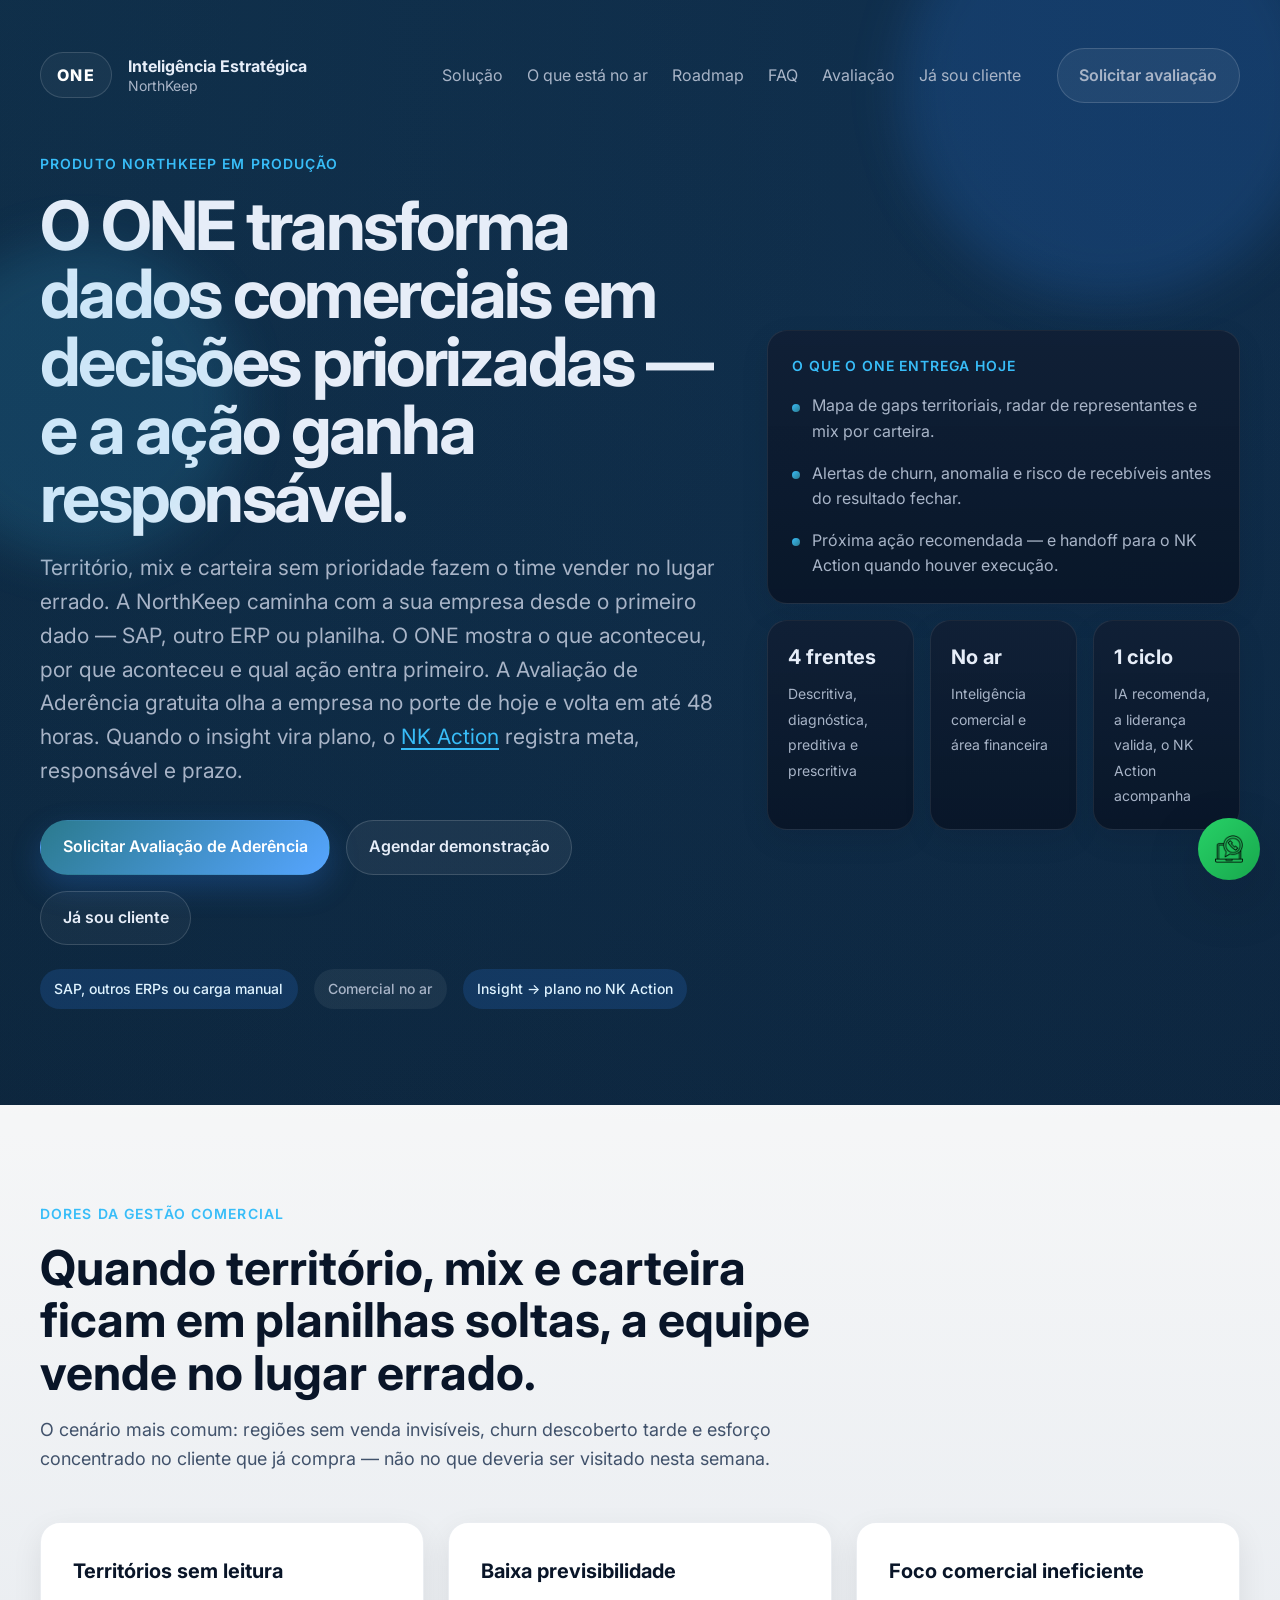
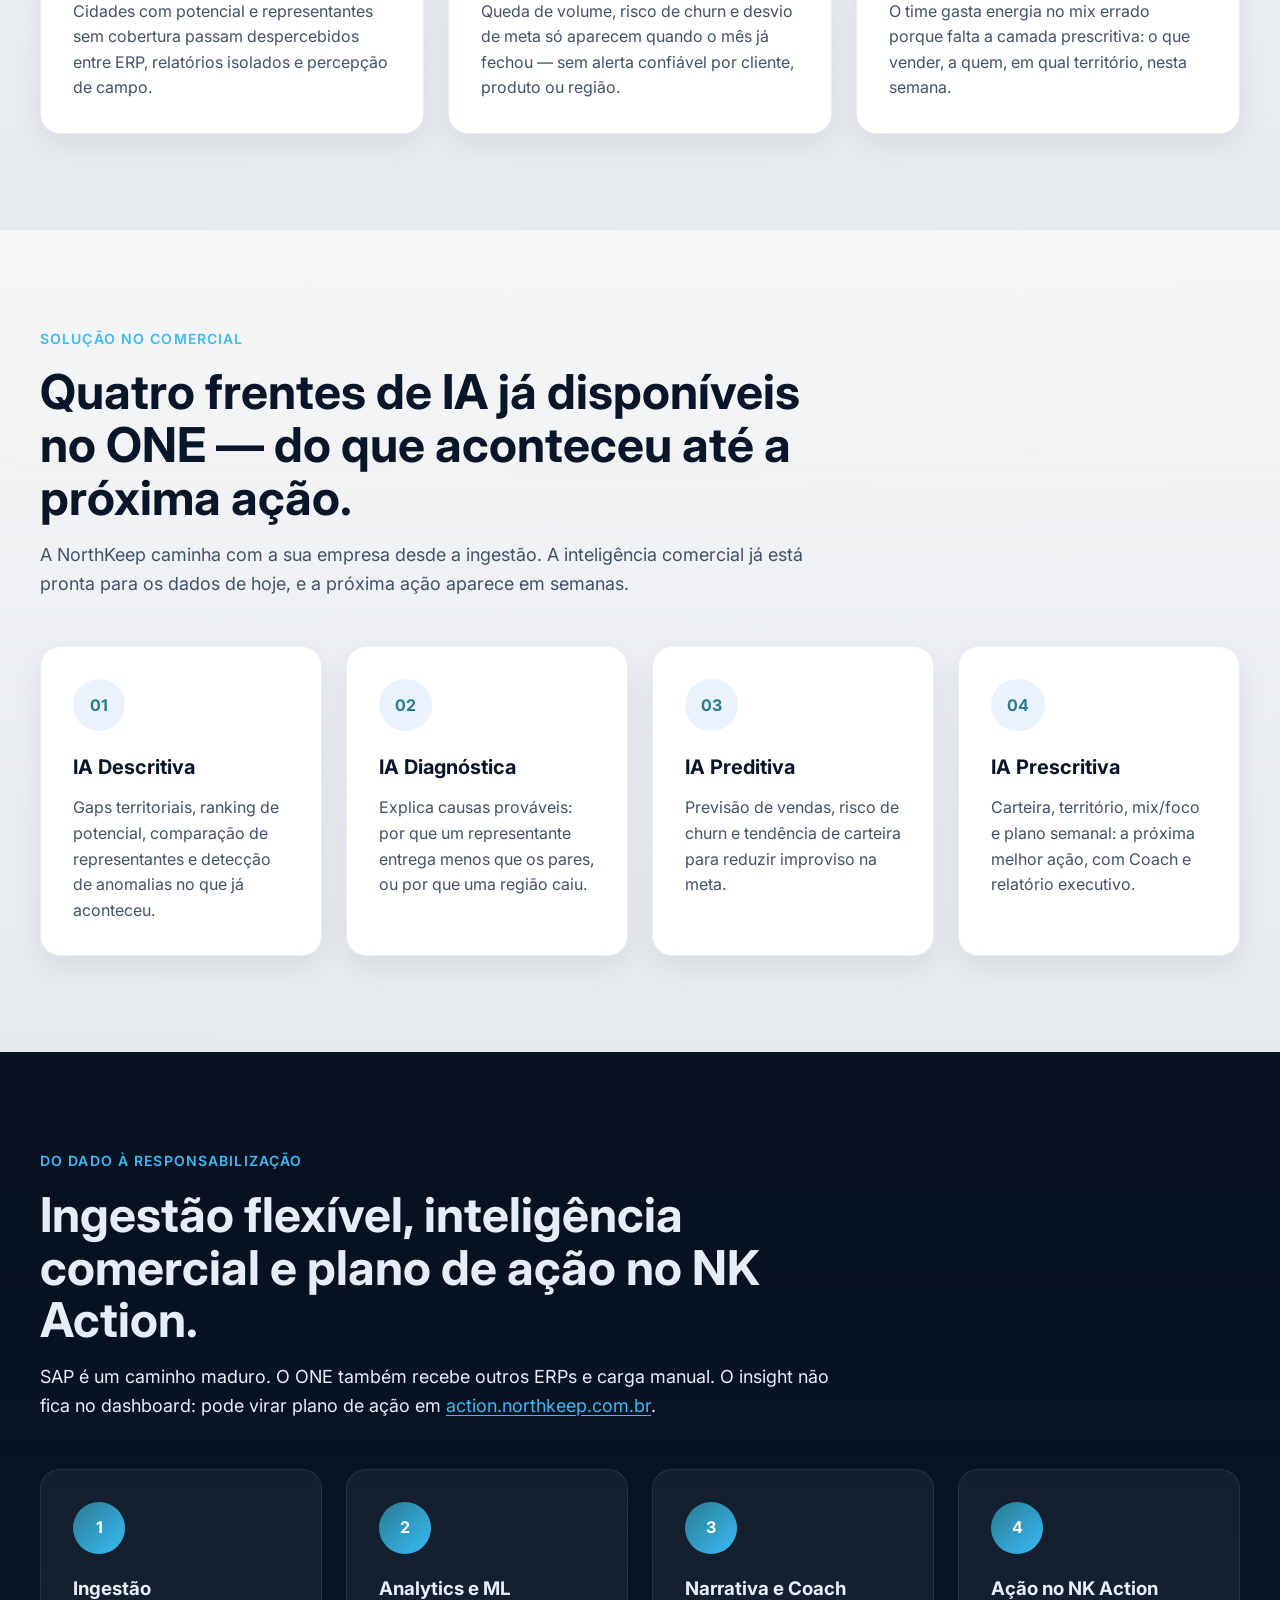
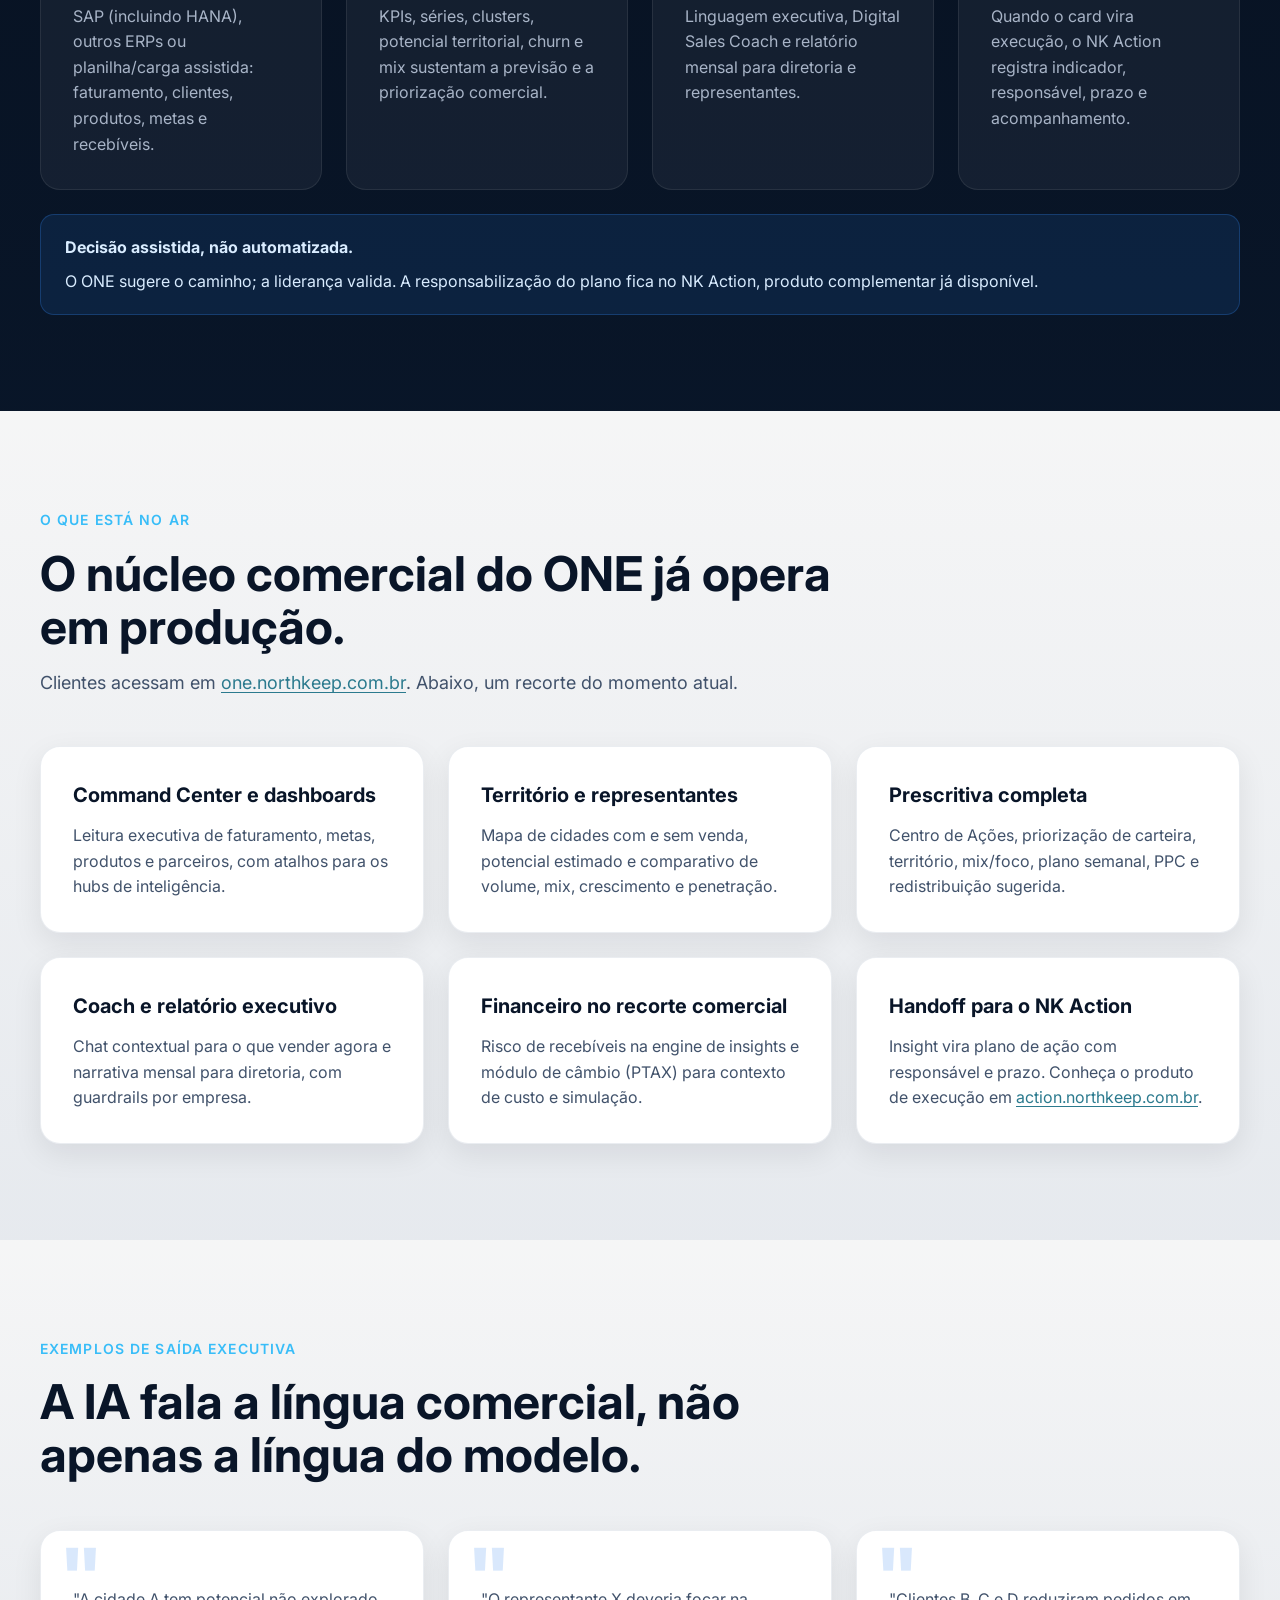
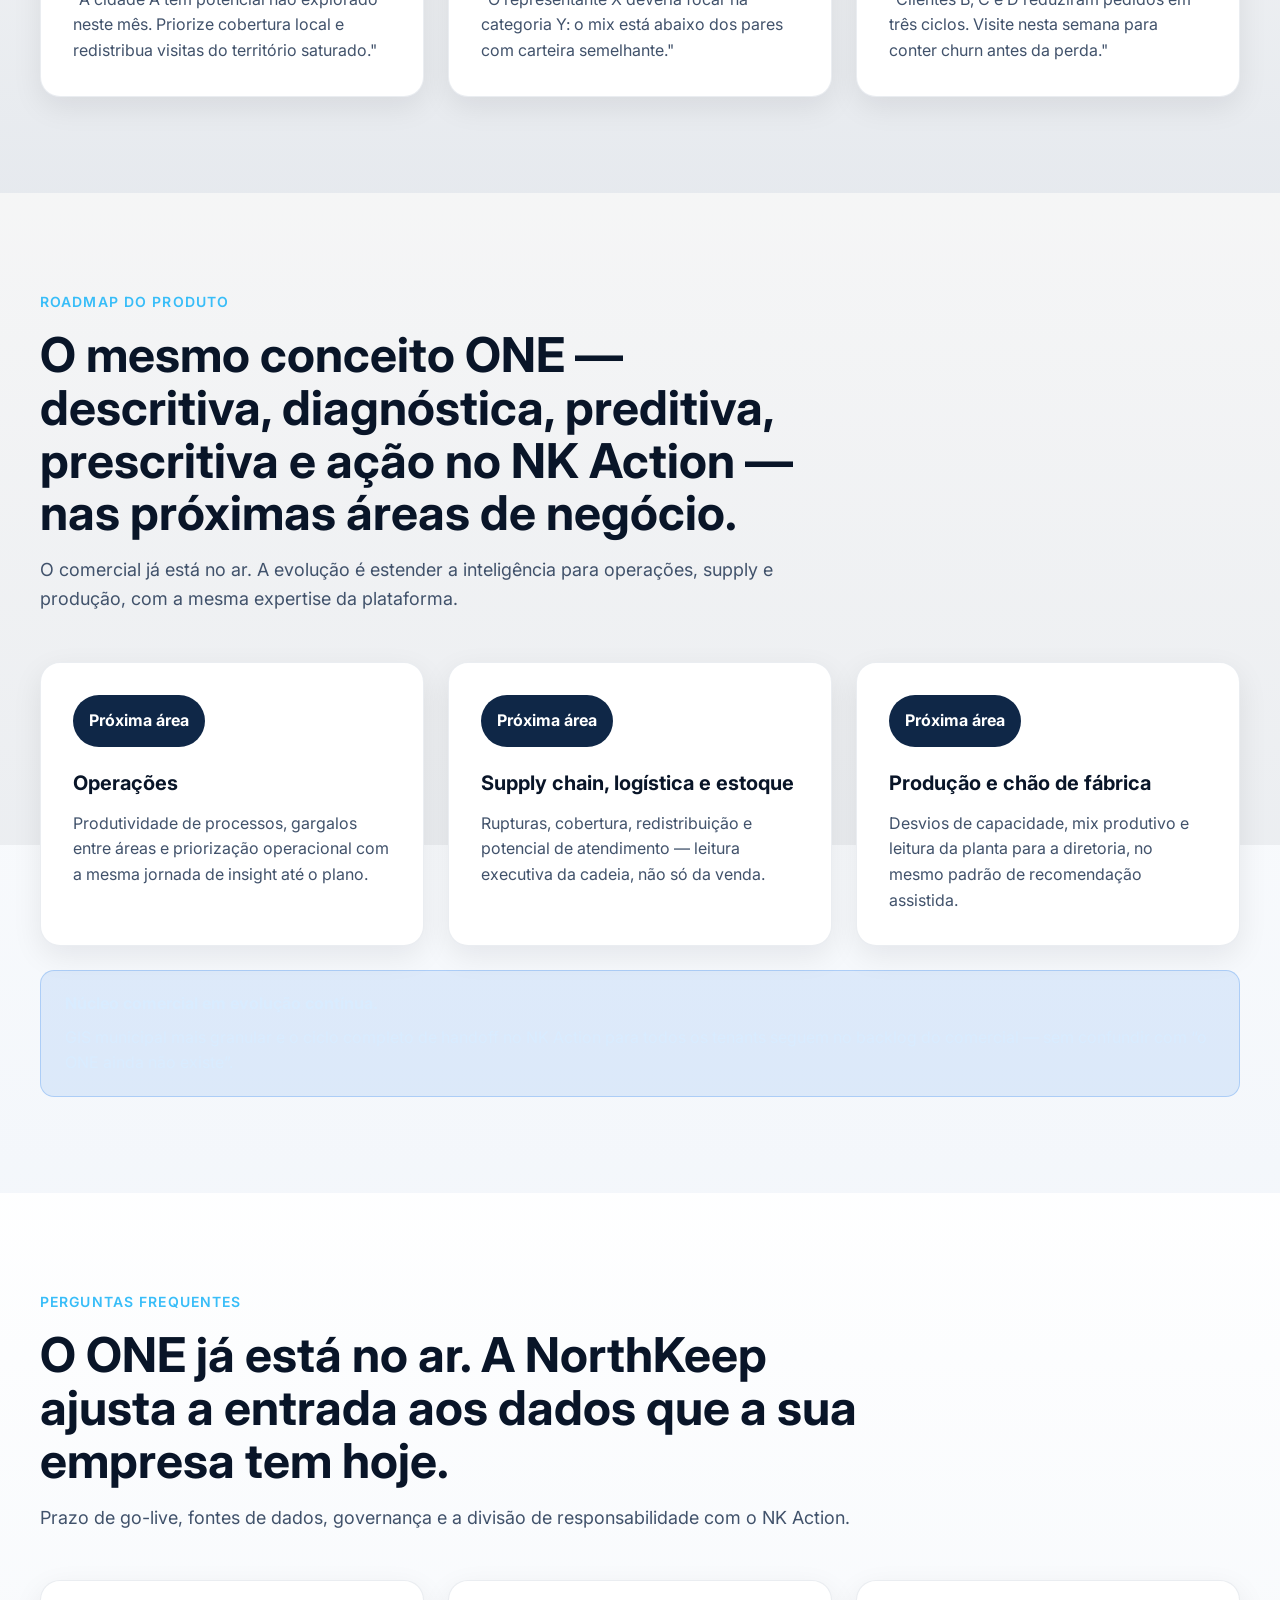
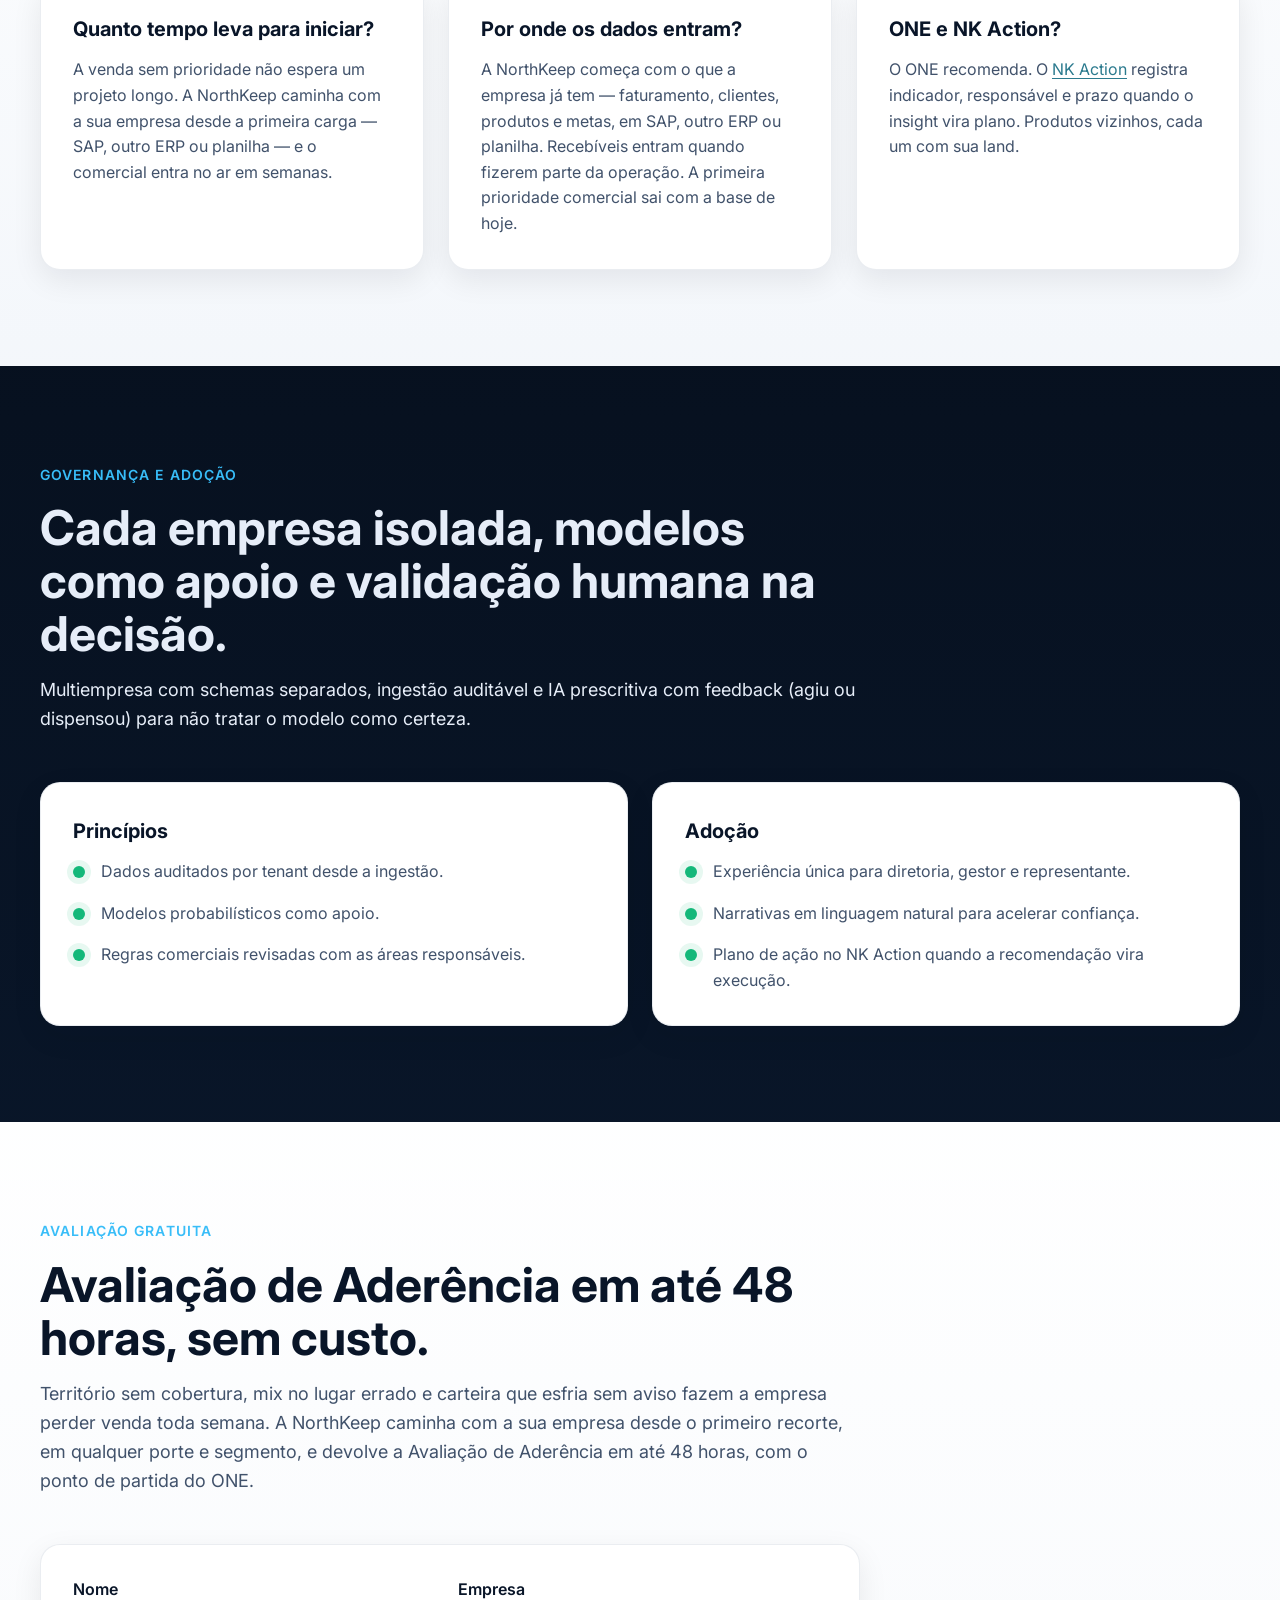
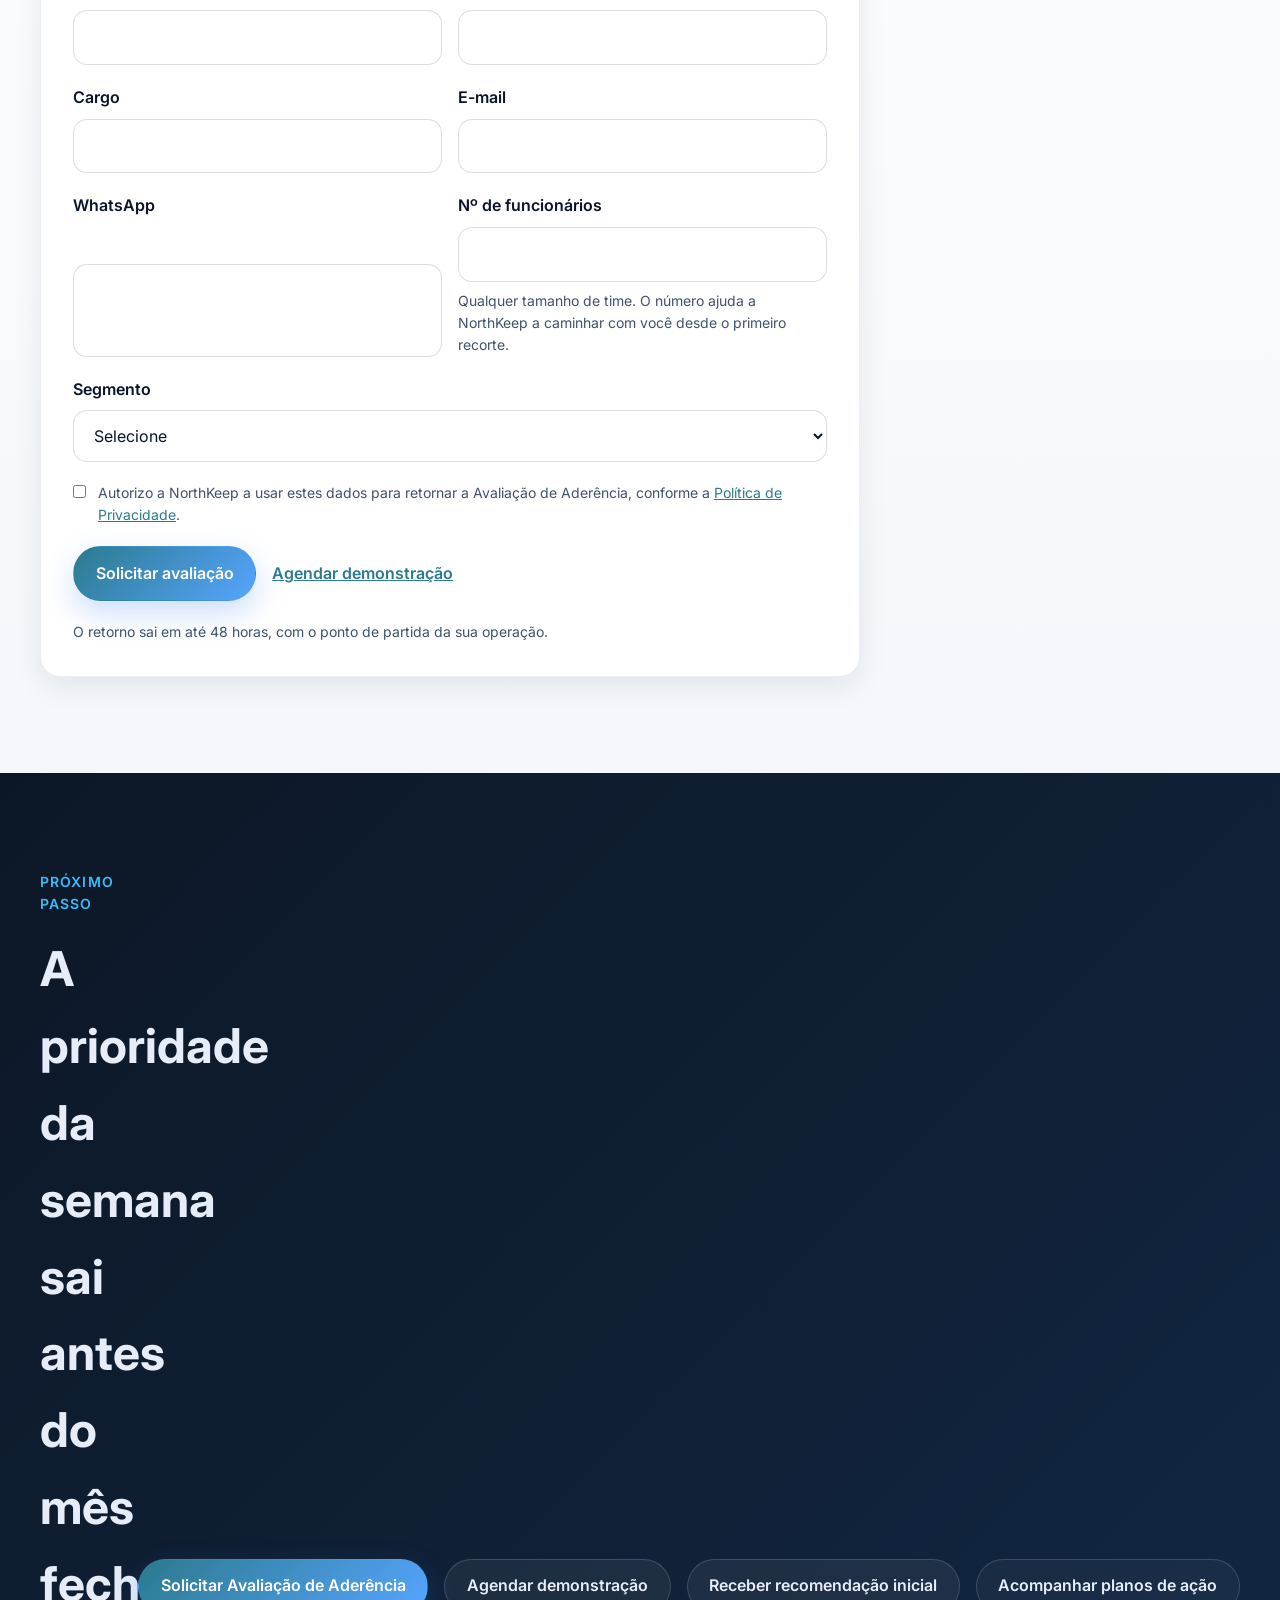
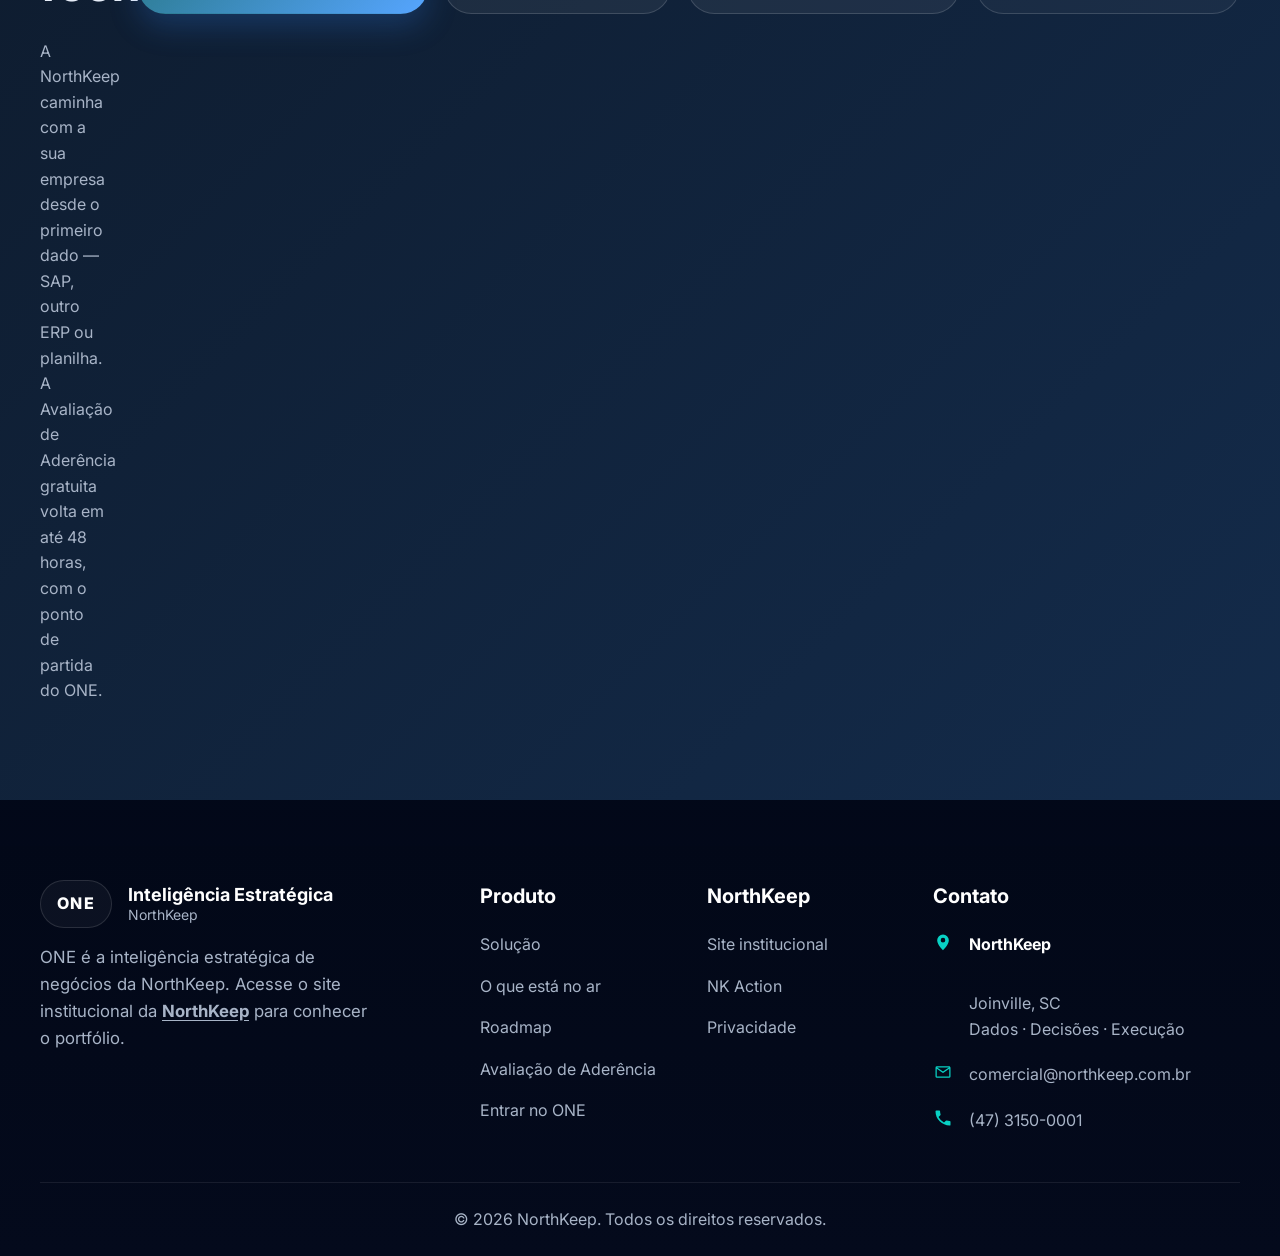
<file: index.html>
<!DOCTYPE html>
<html lang="pt-BR">
<head>
    <meta charset="UTF-8">
    <meta name="viewport" content="width=device-width, initial-scale=1.0">
    <title>ONE NorthKeep — Inteligência Estratégica comercial no ar</title>
    <meta name="description" content="O ONE transforma dados de SAP, outros ERPs ou carga manual em priorização comercial: gaps territoriais, previsão, churn e próxima ação. Quando o insight vira plano, o NK Action registra responsável e prazo.">
    <meta name="theme-color" content="#07111f">
    <meta name="robots" content="index, follow">
    <link rel="canonical" href="https://conheca.one.northkeep.com.br/">
    <meta property="og:title" content="ONE NorthKeep — Inteligência Estratégica comercial no ar">
    <meta property="og:description" content="Plataforma NorthKeep para transformar dados comerciais em decisões priorizadas e ações com responsável. SAP, outros ERPs ou carga manual.">
    <meta property="og:type" content="website">
    <meta property="og:locale" content="pt_BR">
    <meta property="og:url" content="https://conheca.one.northkeep.com.br/">
    <meta property="og:site_name" content="NorthKeep">
    <meta property="og:image" content="https://conheca.one.northkeep.com.br/og-image.png">
    <meta property="og:image:secure_url" content="https://conheca.one.northkeep.com.br/og-image.png">
    <meta property="og:image:type" content="image/png">
    <meta property="og:image:width" content="1200">
    <meta property="og:image:height" content="630">
    <meta property="og:image:alt" content="ONE NorthKeep — Inteligência Estratégica">
    <meta name="twitter:card" content="summary_large_image">
    <meta name="twitter:title" content="ONE NorthKeep — Inteligência Estratégica comercial no ar">
    <meta name="twitter:description" content="Dados do ERP viram priorização comercial. O ONE recomenda; o NK Action registra o plano de ação.">
    <meta name="twitter:image" content="https://conheca.one.northkeep.com.br/og-image.png">
    <meta name="twitter:image:alt" content="ONE NorthKeep — Inteligência Estratégica">
    <link rel="preconnect" href="https://fonts.googleapis.com">
    <link rel="preconnect" href="https://fonts.gstatic.com" crossorigin>
    <link href="https://fonts.googleapis.com/css2?family=Inter:wght@400;500;600;700;800&display=swap" rel="stylesheet">
    <link rel="shortcut icon" href="favicon.ico">
    <link rel="stylesheet" href="design-system/tokens.css">
    <link rel="stylesheet" href="design-system/base.css">
    <link rel="stylesheet" href="design-system/components.css">
    <link rel="stylesheet" href="style.css">
    <link rel="stylesheet" href="site-support.css">
    <script src="site-config.js"></script>
    <script src="analytics.js"></script>
    <script type="application/ld+json">
    {
      "@context": "https://schema.org",
      "@graph": [
        {
          "@type": "Organization",
          "name": "NorthKeep",
          "url": "https://www.northkeep.com.br/",
          "sameAs": [
            "https://www.northkeep.com.br/",
            "https://one.northkeep.com.br/",
            "https://action.northkeep.com.br/"
          ]
        },
        {
          "@type": "Service",
          "name": "ONE NorthKeep",
          "serviceType": "Inteligência Estratégica comercial",
          "url": "https://conheca.one.northkeep.com.br/",
          "provider": {
            "@type": "Organization",
            "name": "NorthKeep"
          },
          "areaServed": "BR",
          "audience": {
            "@type": "BusinessAudience",
            "audienceType": "Diretoria e gestão comercial que precisam priorizar território, mix, carteira e ação"
          },
          "description": "Plataforma de inteligência comercial no ar: ingestão via SAP, outros ERPs ou carga manual; quatro frentes de IA; handoff para planos de ação no NK Action."
        },
        {
          "@type": "FAQPage",
          "mainEntity": [
            {
              "@type": "Question",
              "name": "Quanto tempo leva para colocar o ONE em operação na minha empresa?",
              "acceptedAnswer": {
                "@type": "Answer",
                "text": "A venda sem prioridade não espera um projeto longo. O ONE já está em produção. A NorthKeep caminha com a sua empresa desde a primeira carga — SAP, outro ERP ou planilha — e o comercial entra no ar em semanas."
              }
            },
            {
              "@type": "Question",
              "name": "Quais fontes de dados o ONE aceita?",
              "acceptedAnswer": {
                "@type": "Answer",
                "text": "SAP é um caminho maduro, inclusive com agente HANA. O ONE também atende outros ERPs e ingestão manual (planilhas e cargas assistidas). A NorthKeep começa com o que a empresa já tem: faturamento, clientes, produtos, metas e, quando houver, recebíveis."
              }
            },
            {
              "@type": "Question",
              "name": "Qual a relação entre o ONE e o NK Action?",
              "acceptedAnswer": {
                "@type": "Answer",
                "text": "O ONE recomenda a próxima ação a partir dos dados comerciais. Quando o insight vira execução, o NK Action registra indicador, responsável, prazo e plano. São produtos vizinhos: conheça o NK Action em action.northkeep.com.br."
              }
            },
            {
              "@type": "Question",
              "name": "Como a governança da IA é tratada?",
              "acceptedAnswer": {
                "@type": "Answer",
                "text": "Dados auditáveis por empresa, modelos interpretáveis e validação humana nas decisões estratégicas. A IA sugere; a liderança valida."
              }
            }
          ]
        }
      ]
    }
    </script>
    <script defer src="script.js"></script>
</head>
<body>
    <a class="skip-link" href="#conteudo">Ir para o conteúdo</a>

    <header class="hero-shell">
        <div class="container">
            <nav class="site-nav" data-sticky-nav>
                <a class="brand" href="#topo" aria-label="ONE NorthKeep">
                    <span class="brand-mark">ONE</span>
                    <span class="brand-copy">
                        <strong>Inteligência Estratégica</strong>
                        <span>NorthKeep</span>
                    </span>
                </a>
                <button class="nav-toggle" type="button" aria-expanded="false" aria-controls="menu-principal">
                    Menu
                </button>
                <div class="nav-links" id="menu-principal">
                    <a href="#solucao">Solução</a>
                    <a href="#no-ar">O que está no ar</a>
                    <a href="#roadmap">Roadmap</a>
                    <a href="#faq">FAQ</a>
                    <a href="#aderencia">Avaliação</a>
                    <a href="https://one.northkeep.com.br/login/" target="_blank" rel="noopener noreferrer">Já sou cliente</a>
                    <a class="ds-button ds-button-secondary nav-cta" href="#aderencia">
                        Solicitar avaliação
                    </a>
                </div>
            </nav>

            <div class="hero-grid" id="topo">
                <div class="hero-copy reveal">
                    <span class="eyebrow">Produto NorthKeep em produção</span>
                    <h1>O ONE transforma dados comerciais em decisões priorizadas — e a ação ganha responsável.</h1>
                    <p class="hero-text">
                        Território, mix e carteira sem prioridade fazem o time vender no lugar errado.
                        A NorthKeep caminha com a sua empresa desde o primeiro dado — SAP, outro ERP ou planilha.
                        O ONE mostra o que aconteceu, por que aconteceu e qual ação entra primeiro.
                        A Avaliação de Aderência gratuita olha a empresa no porte de hoje e volta em até 48 horas. Quando o insight vira plano, o
                        <a href="https://action.northkeep.com.br/" target="_blank" rel="noopener noreferrer">NK Action</a>
                        registra meta, responsável e prazo.
                    </p>
                    <div class="hero-actions">
                        <a class="ds-button ds-button-primary" href="#aderencia">
                            Solicitar Avaliação de Aderência
                        </a>
                        <a class="ds-button ds-button-secondary" href="https://wa.me/554731500001?text=Ola%2C%20quero%20agendar%20uma%20demonstracao%20do%20ONE." target="_blank" rel="noopener noreferrer" data-nk-source="hero" data-nk-conversion="agendar_demonstracao">
                            Agendar demonstração
                        </a>
                        <a class="ds-button ds-button-ghost" href="https://one.northkeep.com.br/login/" target="_blank" rel="noopener noreferrer">
                            Já sou cliente
                        </a>
                    </div>
                    <div class="hero-pills">
                        <span class="ds-badge ds-badge-info">SAP, outros ERPs ou carga manual</span>
                        <span class="ds-badge ds-badge-neutral">Comercial no ar</span>
                        <span class="ds-badge ds-badge-info">Insight → plano no NK Action</span>
                    </div>
                </div>

                <aside class="hero-panel reveal">
                    <div class="hero-panel-card ds-card">
                        <div class="panel-label">O que o ONE entrega hoje</div>
                        <ul class="panel-list">
                            <li>Mapa de gaps territoriais, radar de representantes e mix por carteira.</li>
                            <li>Alertas de churn, anomalia e risco de recebíveis antes do resultado fechar.</li>
                            <li>Próxima ação recomendada — e handoff para o NK Action quando houver execução.</li>
                        </ul>
                    </div>
                    <div class="hero-stats">
                        <article class="metric-card ds-card">
                            <strong>4 frentes</strong>
                            <span>Descritiva, diagnóstica, preditiva e prescritiva</span>
                        </article>
                        <article class="metric-card ds-card">
                            <strong>No ar</strong>
                            <span>Inteligência comercial e área financeira</span>
                        </article>
                        <article class="metric-card ds-card">
                            <strong>1 ciclo</strong>
                            <span>IA recomenda, a liderança valida, o NK Action acompanha</span>
                        </article>
                    </div>
                </aside>
            </div>
        </div>
    </header>

    <main id="conteudo">
        <section class="section surface-section reveal" id="dores">
            <div class="container">
                <div class="section-heading">
                    <span class="eyebrow">Dores da gestão comercial</span>
                    <h2>Quando território, mix e carteira ficam em planilhas soltas, a equipe vende no lugar errado.</h2>
                    <p>O cenário mais comum: regiões sem venda invisíveis, churn descoberto tarde e esforço concentrado no cliente que já compra — não no que deveria ser visitado nesta semana.</p>
                </div>
                <div class="grid grid-3">
                    <article class="ds-card insight-card">
                        <h3>Territórios sem leitura</h3>
                        <p>Cidades com potencial e representantes sem cobertura passam despercebidos entre ERP, relatórios isolados e percepção de campo.</p>
                    </article>
                    <article class="ds-card insight-card">
                        <h3>Baixa previsibilidade</h3>
                        <p>Queda de volume, risco de churn e desvio de meta só aparecem quando o mês já fechou — sem alerta confiável por cliente, produto ou região.</p>
                    </article>
                    <article class="ds-card insight-card">
                        <h3>Foco comercial ineficiente</h3>
                        <p>O time gasta energia no mix errado porque falta a camada prescritiva: o que vender, a quem, em qual território, nesta semana.</p>
                    </article>
                </div>
            </div>
        </section>

        <section class="section surface-section reveal" id="solucao">
            <div class="container">
                <div class="section-heading">
                    <span class="eyebrow">Solução no comercial</span>
                    <h2>Quatro frentes de IA já disponíveis no ONE — do que aconteceu até a próxima ação.</h2>
                    <p>A NorthKeep caminha com a sua empresa desde a ingestão. A inteligência comercial já está pronta para os dados de hoje, e a próxima ação aparece em semanas.</p>
                </div>
                <div class="grid grid-4">
                    <article class="ds-card capability-card">
                        <span class="icon-chip">01</span>
                        <h3>IA Descritiva</h3>
                        <p>Gaps territoriais, ranking de potencial, comparação de representantes e detecção de anomalias no que já aconteceu.</p>
                    </article>
                    <article class="ds-card capability-card">
                        <span class="icon-chip">02</span>
                        <h3>IA Diagnóstica</h3>
                        <p>Explica causas prováveis: por que um representante entrega menos que os pares, ou por que uma região caiu.</p>
                    </article>
                    <article class="ds-card capability-card">
                        <span class="icon-chip">03</span>
                        <h3>IA Preditiva</h3>
                        <p>Previsão de vendas, risco de churn e tendência de carteira para reduzir improviso na meta.</p>
                    </article>
                    <article class="ds-card capability-card">
                        <span class="icon-chip">04</span>
                        <h3>IA Prescritiva</h3>
                        <p>Carteira, território, mix/foco e plano semanal: a próxima melhor ação, com Coach e relatório executivo.</p>
                    </article>
                </div>
            </div>
        </section>

        <section class="section dark-section reveal" id="arquitetura">
            <div class="container">
                <div class="section-heading section-heading-light">
                    <span class="eyebrow">Do dado à responsabilização</span>
                    <h2>Ingestão flexível, inteligência comercial e plano de ação no NK Action.</h2>
                    <p>SAP é um caminho maduro. O ONE também recebe outros ERPs e carga manual. O insight não fica no dashboard: pode virar plano de ação em <a href="https://action.northkeep.com.br/" target="_blank" rel="noopener noreferrer">action.northkeep.com.br</a>.</p>
                </div>
                <div class="grid grid-4 architecture-grid">
                    <article class="architecture-card ds-card">
                        <span class="architecture-step">1</span>
                        <h3>Ingestão</h3>
                        <p>SAP (incluindo HANA), outros ERPs ou planilha/carga assistida: faturamento, clientes, produtos, metas e recebíveis.</p>
                    </article>
                    <article class="architecture-card ds-card">
                        <span class="architecture-step">2</span>
                        <h3>Analytics e ML</h3>
                        <p>KPIs, séries, clusters, potencial territorial, churn e mix sustentam a previsão e a priorização comercial.</p>
                    </article>
                    <article class="architecture-card ds-card">
                        <span class="architecture-step">3</span>
                        <h3>Narrativa e Coach</h3>
                        <p>Linguagem executiva, Digital Sales Coach e relatório mensal para diretoria e representantes.</p>
                    </article>
                    <article class="architecture-card ds-card">
                        <span class="architecture-step">4</span>
                        <h3>Ação no NK Action</h3>
                        <p>Quando o card vira execução, o NK Action registra indicador, responsável, prazo e acompanhamento.</p>
                    </article>
                </div>
                <div class="ds-alert ds-alert-info architecture-note">
                    <strong>Decisão assistida, não automatizada.</strong>
                    O ONE sugere o caminho; a liderança valida. A responsabilização do plano fica no NK Action, produto complementar já disponível.
                </div>
            </div>
        </section>

        <section class="section surface-section reveal" id="no-ar">
            <div class="container">
                <div class="section-heading">
                    <span class="eyebrow">O que está no ar</span>
                    <h2>O núcleo comercial do ONE já opera em produção.</h2>
                    <p>Clientes acessam em <a href="https://one.northkeep.com.br/" target="_blank" rel="noopener noreferrer">one.northkeep.com.br</a>. Abaixo, um recorte do momento atual.</p>
                </div>
                <div class="grid grid-3">
                    <article class="ds-card insight-card">
                        <h3>Command Center e dashboards</h3>
                        <p>Leitura executiva de faturamento, metas, produtos e parceiros, com atalhos para os hubs de inteligência.</p>
                    </article>
                    <article class="ds-card insight-card">
                        <h3>Território e representantes</h3>
                        <p>Mapa de cidades com e sem venda, potencial estimado e comparativo de volume, mix, crescimento e penetração.</p>
                    </article>
                    <article class="ds-card insight-card">
                        <h3>Prescritiva completa</h3>
                        <p>Centro de Ações, priorização de carteira, território, mix/foco, plano semanal, PPC e redistribuição sugerida.</p>
                    </article>
                    <article class="ds-card insight-card">
                        <h3>Coach e relatório executivo</h3>
                        <p>Chat contextual para o que vender agora e narrativa mensal para diretoria, com guardrails por empresa.</p>
                    </article>
                    <article class="ds-card insight-card">
                        <h3>Financeiro no recorte comercial</h3>
                        <p>Risco de recebíveis na engine de insights e módulo de câmbio (PTAX) para contexto de custo e simulação.</p>
                    </article>
                    <article class="ds-card insight-card">
                        <h3>Handoff para o NK Action</h3>
                        <p>Insight vira plano de ação com responsável e prazo. Conheça o produto de execução em <a href="https://action.northkeep.com.br/" target="_blank" rel="noopener noreferrer">action.northkeep.com.br</a>.</p>
                    </article>
                </div>
            </div>
        </section>

        <section class="section surface-section reveal" id="insights">
            <div class="container">
                <div class="section-heading">
                    <span class="eyebrow">Exemplos de saída executiva</span>
                    <h2>A IA fala a língua comercial, não apenas a língua do modelo.</h2>
                </div>
                <div class="grid grid-3">
                    <article class="ds-card quote-card">
                        <p>"A cidade A tem potencial não explorado neste mês. Priorize cobertura local e redistribua visitas do território saturado."</p>
                    </article>
                    <article class="ds-card quote-card">
                        <p>"O representante X deveria focar na categoria Y: o mix está abaixo dos pares com carteira semelhante."</p>
                    </article>
                    <article class="ds-card quote-card">
                        <p>"Clientes B, C e D reduziram pedidos em três ciclos. Visite nesta semana para conter churn antes da perda."</p>
                    </article>
                </div>
            </div>
        </section>

        <section class="section surface-section reveal" id="roadmap">
            <div class="container">
                <div class="section-heading">
                    <span class="eyebrow">Roadmap do produto</span>
                    <h2>O mesmo conceito ONE — descritiva, diagnóstica, preditiva, prescritiva e ação no NK Action — nas próximas áreas de negócio.</h2>
                    <p>O comercial já está no ar. A evolução é estender a inteligência para operações, supply e produção, com a mesma expertise da plataforma.</p>
                </div>
                <div class="grid grid-3 roadmap-grid">
                    <article class="ds-card roadmap-card">
                        <span class="roadmap-phase">Próxima área</span>
                        <h3>Operações</h3>
                        <p>Produtividade de processos, gargalos entre áreas e priorização operacional com a mesma jornada de insight até o plano.</p>
                    </article>
                    <article class="ds-card roadmap-card">
                        <span class="roadmap-phase">Próxima área</span>
                        <h3>Supply chain, logística e estoque</h3>
                        <p>Rupturas, cobertura, redistribuição e potencial de atendimento — leitura executiva da cadeia, não só da venda.</p>
                    </article>
                    <article class="ds-card roadmap-card">
                        <span class="roadmap-phase">Próxima área</span>
                        <h3>Produção e chão de fábrica</h3>
                        <p>Desvios de capacidade, mix produtivo e leitura da planta para a diretoria, no mesmo padrão de recomendação assistida.</p>
                    </article>
                </div>
                <div class="ds-alert ds-alert-info architecture-note">
                    <strong>Núcleo comercial em evolução contínua.</strong>
                    GIS municipal mais granular e o ciclo completo de handoff no NK Action para todos os tenants seguem no backlog do comercial — sem confundir com “o ONE ainda não existe”.
                </div>
            </div>
        </section>

        <section class="section surface-section reveal" id="faq">
            <div class="container">
                <div class="section-heading">
                    <span class="eyebrow">Perguntas frequentes</span>
                    <h2>O ONE já está no ar. A NorthKeep ajusta a entrada aos dados que a sua empresa tem hoje.</h2>
                    <p>Prazo de go-live, fontes de dados, governança e a divisão de responsabilidade com o NK Action.</p>
                </div>
                <div class="grid grid-3">
                    <article class="ds-card insight-card">
                        <h3>Quanto tempo leva para iniciar?</h3>
                        <p>A venda sem prioridade não espera um projeto longo. A NorthKeep caminha com a sua empresa desde a primeira carga — SAP, outro ERP ou planilha — e o comercial entra no ar em semanas.</p>
                    </article>
                    <article class="ds-card insight-card">
                        <h3>Por onde os dados entram?</h3>
                        <p>A NorthKeep começa com o que a empresa já tem — faturamento, clientes, produtos e metas, em SAP, outro ERP ou planilha. Recebíveis entram quando fizerem parte da operação. A primeira prioridade comercial sai com a base de hoje.</p>
                    </article>
                    <article class="ds-card insight-card">
                        <h3>ONE e NK Action?</h3>
                        <p>O ONE recomenda. O <a href="https://action.northkeep.com.br/" target="_blank" rel="noopener noreferrer">NK Action</a> registra indicador, responsável e prazo quando o insight vira plano. Produtos vizinhos, cada um com sua land.</p>
                    </article>
                </div>
            </div>
        </section>

        <section class="section dark-section reveal" id="governanca">
            <div class="container">
                <div class="section-heading section-heading-light">
                    <span class="eyebrow">Governança e adoção</span>
                    <h2>Cada empresa isolada, modelos como apoio e validação humana na decisão.</h2>
                    <p>Multiempresa com schemas separados, ingestão auditável e IA prescritiva com feedback (agiu ou dispensou) para não tratar o modelo como certeza.</p>
                </div>
                <div class="grid grid-2">
                    <article class="ds-card governance-card">
                        <h3>Princípios</h3>
                        <ul class="check-list">
                            <li>Dados auditados por tenant desde a ingestão.</li>
                            <li>Modelos probabilísticos como apoio.</li>
                            <li>Regras comerciais revisadas com as áreas responsáveis.</li>
                        </ul>
                    </article>
                    <article class="ds-card governance-card">
                        <h3>Adoção</h3>
                        <ul class="check-list">
                            <li>Experiência única para diretoria, gestor e representante.</li>
                            <li>Narrativas em linguagem natural para acelerar confiança.</li>
                            <li>Plano de ação no NK Action quando a recomendação vira execução.</li>
                        </ul>
                    </article>
                </div>
            </div>
        </section>

        <section class="section surface-section reveal" id="aderencia">
            <div class="container">
                <div class="section-heading">
                    <span class="eyebrow">Avaliação gratuita</span>
                    <h2>Avaliação de Aderência em até 48 horas, sem custo.</h2>
                    <p>Território sem cobertura, mix no lugar errado e carteira que esfria sem aviso fazem a empresa perder venda toda semana. A NorthKeep caminha com a sua empresa desde o primeiro recorte, em qualquer porte e segmento, e devolve a Avaliação de Aderência em até 48 horas, com o ponto de partida do ONE.</p>
                </div>
                <form id="aderencia-form" class="aderencia-form ds-card" method="post" action="mailto:comercial@northkeep.com.br" enctype="text/plain">
                    <div class="field-row">
                        <div class="field-group">
                            <label class="field-label" for="aderencia-nome">Nome</label>
                            <input class="field-control" id="aderencia-nome" name="nome" type="text" autocomplete="name" required>
                        </div>
                        <div class="field-group">
                            <label class="field-label" for="aderencia-empresa">Empresa</label>
                            <input class="field-control" id="aderencia-empresa" name="empresa" type="text" autocomplete="organization" required>
                        </div>
                    </div>
                    <div class="field-row">
                        <div class="field-group">
                            <label class="field-label" for="aderencia-cargo">Cargo</label>
                            <input class="field-control" id="aderencia-cargo" name="cargo" type="text" autocomplete="organization-title" required>
                        </div>
                        <div class="field-group">
                            <label class="field-label" for="aderencia-email">E-mail</label>
                            <input class="field-control" id="aderencia-email" name="email" type="email" autocomplete="email" required>
                        </div>
                    </div>
                    <div class="field-row">
                        <div class="field-group">
                            <label class="field-label" for="aderencia-whatsapp">WhatsApp</label>
                            <input class="field-control" id="aderencia-whatsapp" name="whatsapp" type="tel" autocomplete="tel" inputmode="tel" required>
                        </div>
                        <div class="field-group">
                            <label class="field-label" for="aderencia-funcionarios">Nº de funcionários</label>
                            <input class="field-control" id="aderencia-funcionarios" name="funcionarios" type="number" min="1" step="1" inputmode="numeric" required>
                            <p class="field-hint">Qualquer tamanho de time. O número ajuda a NorthKeep a caminhar com você desde o primeiro recorte.</p>
                        </div>
                    </div>
                    <div class="field-group">
                        <label class="field-label" for="aderencia-segmento">Segmento</label>
                        <select class="field-control" id="aderencia-segmento" name="segmento" required>
                            <option value="">Selecione</option>
                            <option value="Indústria">Indústria</option>
                            <option value="Distribuição">Distribuição</option>
                            <option value="Atacado">Atacado</option>
                            <option value="Varejo">Varejo</option>
                            <option value="Serviços">Serviços</option>
                            <option value="Outro">Outro</option>
                        </select>
                    </div>
                    <label class="field-check">
                        <input type="checkbox" name="consentimento" value="sim" required>
                        <span>Autorizo a NorthKeep a usar estes dados para retornar a Avaliação de Aderência, conforme a <a href="privacidade.html">Política de Privacidade</a>.</span>
                    </label>
                    <input type="hidden" name="_subject" value="Avaliação de Aderência — ONE">
                    <div class="aderencia-actions">
                        <button type="submit" class="ds-button ds-button-primary">Solicitar avaliação</button>
                        <a class="aderencia-demo" href="https://wa.me/554731500001?text=Ola%2C%20quero%20agendar%20uma%20demonstracao%20do%20ONE." target="_blank" rel="noopener noreferrer" data-nk-source="aderencia" data-nk-conversion="agendar_demonstracao">Agendar demonstração</a>
                    </div>
                    <p id="aderencia-status" class="form-status" role="status" hidden></p>
                    <p class="form-note">O retorno sai em até 48 horas, com o ponto de partida da sua operação.</p>
                </form>
            </div>
        </section>

        <section class="section cta-section reveal" id="contato">
            <div class="container cta-shell">
                <div>
                    <span class="eyebrow">Próximo passo</span>
                    <h2>A prioridade da semana sai antes do mês fechar.</h2>
                    <p>A NorthKeep caminha com a sua empresa desde o primeiro dado — SAP, outro ERP ou planilha. A Avaliação de Aderência gratuita volta em até 48 horas, com o ponto de partida do ONE.</p>
                </div>
                <div class="cta-actions">
                    <a class="ds-button ds-button-primary" href="#aderencia">
                        Solicitar Avaliação de Aderência
                    </a>
                    <a class="ds-button ds-button-secondary" href="https://wa.me/554731500001?text=Ola%2C%20quero%20agendar%20uma%20demonstracao%20do%20ONE." target="_blank" rel="noopener noreferrer" data-nk-source="contato" data-nk-conversion="agendar_demonstracao">
                        Agendar demonstração
                    </a>
                    <button class="ds-button ds-button-secondary" type="button" id="abrir-diagnostico" data-open-diagnostico aria-controls="diagnostico" aria-expanded="false">
                        Receber recomendação inicial
                    </button>
                    <a class="ds-button ds-button-ghost" href="https://action.northkeep.com.br/" target="_blank" rel="noopener noreferrer">
                        Acompanhar planos de ação
                    </a>
                </div>
            </div>
        </section>
    </main>

    <section id="diagnostico" class="diagnostico-modal" aria-hidden="true" role="dialog" aria-labelledby="diagnostico-titulo" aria-modal="true">
        <div class="diagnostico-dialog ds-card" role="document">
            <button class="diagnostico-fechar" id="fechar-diagnostico" aria-label="Fechar diagnóstico">x</button>
            <span class="eyebrow">Diagnóstico rápido</span>
            <h2 id="diagnostico-titulo">Receba a melhor frente de entrada no comercial.</h2>
            <p class="diagnostico-sub">Três perguntas e a NorthKeep indica por onde começar: território, previsibilidade ou a próxima ação, com ponte para o NK Action quando houver plano.</p>

            <form id="diagnostico-form" class="diagnostico-form">
                <div class="field-group">
                    <label class="field-label" for="dor">Qual dor pesa mais hoje?</label>
                    <select id="dor" name="dor" class="field-control" required>
                        <option value="">Selecione</option>
                        <option value="territorios_sem_venda">Regiões ou cidades sem venda visível</option>
                        <option value="baixa_previsibilidade">Baixa previsibilidade e decisões reativas</option>
                        <option value="foco_ineficiente">Mix e foco comercial ineficientes</option>
                        <option value="risco_churn">Risco de churn ou perda de carteira</option>
                    </select>
                </div>

                <div class="field-row">
                    <div class="field-group">
                        <label class="field-label" for="dados">Fonte de dados disponível</label>
                        <select id="dados" name="dados" class="field-control" required>
                            <option value="">Selecione</option>
                            <option value="sap">SAP (incluindo HANA)</option>
                            <option value="outro_erp">Outro ERP</option>
                            <option value="manual">Carga manual / planilhas</option>
                        </select>
                    </div>
                    <div class="field-group">
                        <label class="field-label" for="objetivo">Objetivo nos próximos 60 dias</label>
                        <select id="objetivo" name="objetivo" class="field-control" required>
                            <option value="">Selecione</option>
                            <option value="mapear_oportunidades">Mapear gaps territoriais e carteira</option>
                            <option value="prever_riscos">Prever vendas, churn e tendência</option>
                            <option value="recomendacoes">Gerar próxima ação e plano no NK Action</option>
                        </select>
                    </div>
                </div>

                <button type="submit" class="ds-button ds-button-primary">Gerar recomendação</button>
            </form>

            <div id="diagnostico-resultado" class="diagnostico-resultado" hidden>
                <div class="ds-alert ds-alert-success">
                    <strong>Sugestão de caminho</strong>
                    <p id="diagnostico-texto"></p>
                </div>
                <a id="diagnostico-whatsapp" class="ds-button ds-button-primary" target="_blank" rel="nofollow noopener noreferrer" data-nk-source="diagnostico">
                    Continuar no WhatsApp
                </a>
            </div>
        </div>
    </section>

    <a href="https://wa.me/554731500001?text=Ola%2C%20quero%20falar%20com%20um%20consultor%20sobre%20o%20ONE%20NorthKeep." class="whatsapp-button" target="_blank" rel="noopener noreferrer" aria-label="Conversar no WhatsApp" data-nk-source="float">
        <img src="whatsapp-icon-white.png" alt="" loading="lazy">
    </a>

    <footer class="site-footer">
        <div class="container footer-shell">
            <div class="footer-column footer-brand-column">
                <a class="footer-brand" href="#topo" aria-label="ONE NorthKeep">
                    <span class="footer-brand-mark">ONE</span>
                    <span class="footer-brand-copy">
                        <strong>Inteligência Estratégica</strong>
                        <span>NorthKeep</span>
                    </span>
                </a>
                <p class="footer-brand-text">ONE é a inteligência estratégica de negócios da NorthKeep. Acesse o site institucional da <a href="https://www.northkeep.com.br/" target="_blank" rel="noopener noreferrer">NorthKeep</a> para conhecer o portfólio.</p>
            </div>
            <div class="footer-column">
                <h4>Produto</h4>
                <div class="footer-links-list">
                    <a href="#solucao">Solução</a>
                    <a href="#no-ar">O que está no ar</a>
                    <a href="#roadmap">Roadmap</a>
                    <a href="#aderencia">Avaliação de Aderência</a>
                    <a href="https://one.northkeep.com.br/" target="_blank" rel="noopener noreferrer">Entrar no ONE</a>
                </div>
            </div>
            <div class="footer-column">
                <h4>NorthKeep</h4>
                <div class="footer-links-list">
                    <a href="https://www.northkeep.com.br/" target="_blank" rel="noopener noreferrer">Site institucional</a>
                    <a href="https://action.northkeep.com.br/" target="_blank" rel="noopener noreferrer">NK Action</a>
                    <a href="privacidade.html">Privacidade</a>
                </div>
            </div>
            <div class="footer-column">
                <h4>Contato</h4>
                <ul class="footer-contact-list">
                    <li>
                        <span class="footer-icon" aria-hidden="true">
                            <svg viewBox="0 0 24 24" focusable="false">
                                <path d="M12 22s7-6.2 7-12a7 7 0 1 0-14 0c0 5.8 7 12 7 12Zm0-9.5A2.5 2.5 0 1 1 12 7a2.5 2.5 0 0 1 0 5.5Z"></path>
                            </svg>
                        </span>
                        <span>
                            <strong>NorthKeep</strong><br>
                            Joinville, SC<br>
                            Dados · Decisões · Execução
                        </span>
                    </li>
                    <li>
                        <span class="footer-icon" aria-hidden="true">
                            <svg viewBox="0 0 24 24" focusable="false">
                                <path d="M3 6.75A1.75 1.75 0 0 1 4.75 5h14.5C20.22 5 21 5.78 21 6.75v10.5A1.75 1.75 0 0 1 19.25 19H4.75A1.75 1.75 0 0 1 3 17.25V6.75Zm1.9-.25L12 11.43l7.1-4.93H4.9Zm14.6 11V8.18l-6.93 4.82a1 1 0 0 1-1.14 0L4.5 8.18v9.32h15Z"></path>
                            </svg>
                        </span>
                        <a href="mailto:comercial@northkeep.com.br">comercial@northkeep.com.br</a>
                    </li>
                    <li>
                        <span class="footer-icon" aria-hidden="true">
                            <svg viewBox="0 0 24 24" focusable="false">
                                <path d="M6.62 10.79a15.54 15.54 0 0 0 6.59 6.59l2.2-2.2a1 1 0 0 1 1.02-.24 11.36 11.36 0 0 0 3.57.57 1 1 0 0 1 1 1V20a1 1 0 0 1-1 1A17 17 0 0 1 3 4a1 1 0 0 1 1-1h3.5a1 1 0 0 1 1 1c0 1.22.2 2.42.57 3.57a1 1 0 0 1-.24 1.02l-2.21 2.2Z"></path>
                            </svg>
                        </span>
                        <span>(47) 3150-0001</span>
                    </li>
                </ul>
            </div>
        </div>
        <div class="container footer-bottom">
            <p>&copy; 2026 NorthKeep. Todos os direitos reservados.</p>
        </div>
    </footer>

    <noscript>
        Seu navegador está com JavaScript desativado. Ative-o para usar o diagnóstico rápido e a navegação aprimorada.
    </noscript>
</body>
</html>
</file>
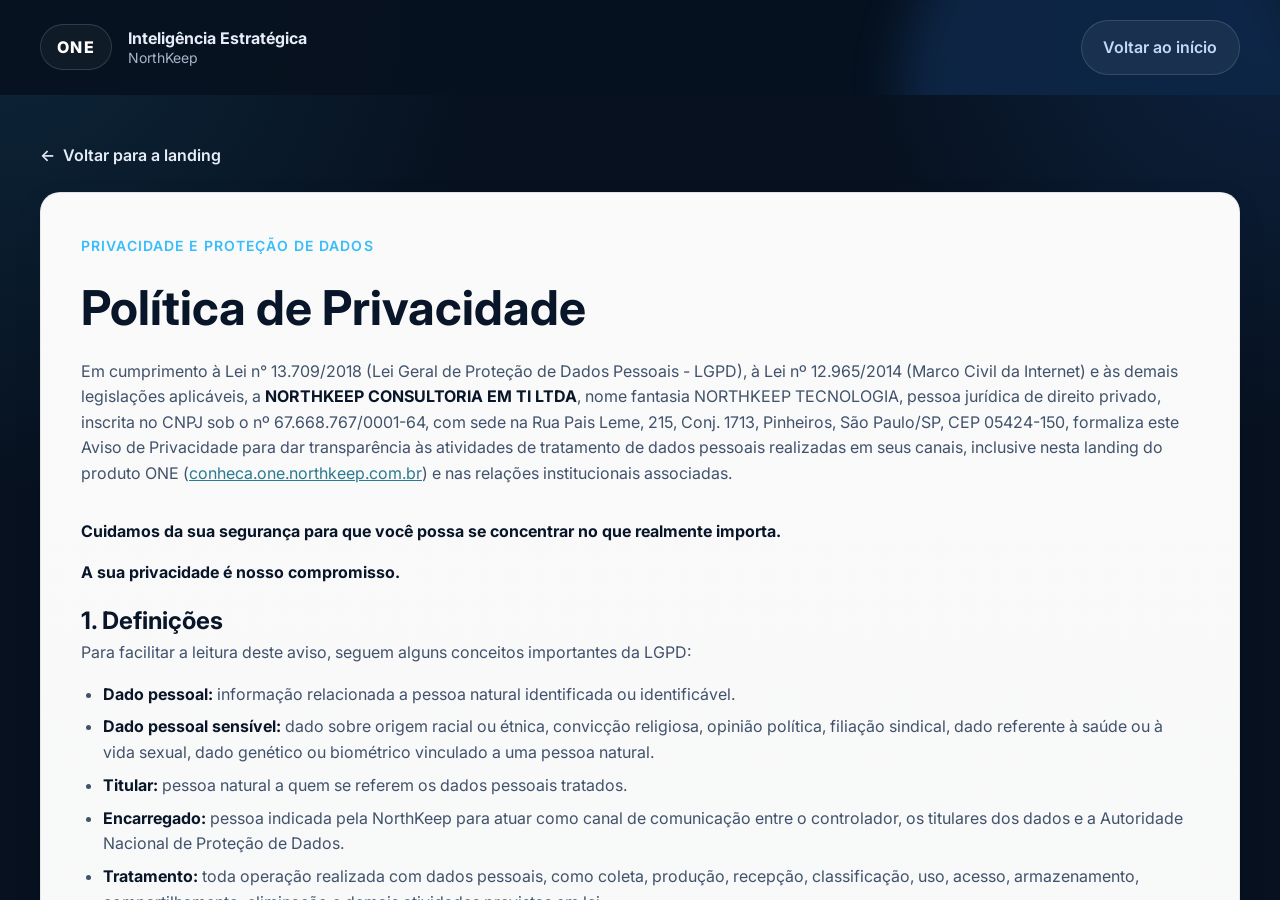
<file: privacidade.html>
<!DOCTYPE html>
<html lang="pt-BR">
<head>
    <meta charset="UTF-8">
    <meta name="viewport" content="width=device-width, initial-scale=1.0">
    <title>Política de Privacidade | ONE NorthKeep</title>
    <meta name="description" content="Aviso de Privacidade da NorthKeep com informações sobre coleta, uso, armazenamento, compartilhamento e direitos relacionados a dados pessoais no ONE.">
    <meta name="robots" content="index, follow">
    <link rel="canonical" href="https://conheca.one.northkeep.com.br/privacidade.html">
    <link rel="shortcut icon" href="favicon.ico">
    <link rel="preconnect" href="https://fonts.googleapis.com">
    <link rel="preconnect" href="https://fonts.gstatic.com" crossorigin>
    <link href="https://fonts.googleapis.com/css2?family=Inter:wght@400;500;600;700;800&display=swap" rel="stylesheet">
    <link rel="stylesheet" href="design-system/tokens.css">
    <link rel="stylesheet" href="design-system/base.css">
    <link rel="stylesheet" href="design-system/components.css">
    <link rel="stylesheet" href="style.css">
    <link rel="stylesheet" href="site-support.css">
    <script src="site-config.js"></script>
    <script src="analytics.js"></script>
</head>
<body class="legal-body">
    <a class="skip-link" href="#conteudo">Ir para o conteúdo</a>

    <header class="hero-shell">
        <div class="container">
            <nav class="site-nav" data-sticky-nav>
                <a class="brand" href="index.html#topo" aria-label="ONE NorthKeep">
                    <span class="brand-mark">ONE</span>
                    <span class="brand-copy">
                        <strong>Inteligência Estratégica</strong>
                        <span>NorthKeep</span>
                    </span>
                </a>
                <a class="ds-button ds-button-secondary" href="index.html">Voltar ao início</a>
            </nav>
        </div>
    </header>

    <div class="legal-scroll">
    <main id="conteudo" class="legal-page">
        <div class="container">
            <div class="legal-actions">
                <a class="legal-back-link" href="index.html">
                    <span aria-hidden="true">&larr;</span>
                    <span>Voltar para a landing</span>
                </a>
            </div>

            <article class="legal-card ds-card">
                <span class="eyebrow">Privacidade e proteção de dados</span>
                <h1>Política de Privacidade</h1>
                <p class="legal-intro">
                    Em cumprimento à Lei n° 13.709/2018 (Lei Geral de Proteção de Dados Pessoais - LGPD),
                    à Lei nº 12.965/2014 (Marco Civil da Internet) e às demais legislações aplicáveis,
                    a <strong>NORTHKEEP CONSULTORIA EM TI LTDA</strong>, nome fantasia NORTHKEEP TECNOLOGIA, pessoa jurídica de direito privado, inscrita no CNPJ sob o nº 67.668.767/0001-64, com sede na Rua Pais Leme, 215, Conj. 1713, Pinheiros, São Paulo/SP, CEP 05424-150,
                    formaliza este Aviso de Privacidade para dar transparência às atividades de tratamento
                    de dados pessoais realizadas em seus canais, inclusive nesta landing do produto ONE
                    (<a href="https://conheca.one.northkeep.com.br/">conheca.one.northkeep.com.br</a>)
                    e nas relações institucionais associadas.
                </p>
                <p><strong>Cuidamos da sua segurança para que você possa se concentrar no que realmente importa.</strong></p>
                <p><strong>A sua privacidade é nosso compromisso.</strong></p>

                <h2>1. Definições</h2>
                <p>Para facilitar a leitura deste aviso, seguem alguns conceitos importantes da LGPD:</p>
                <ul>
                    <li><strong>Dado pessoal:</strong> informação relacionada a pessoa natural identificada ou identificável.</li>
                    <li><strong>Dado pessoal sensível:</strong> dado sobre origem racial ou étnica, convicção religiosa, opinião política, filiação sindical, dado referente à saúde ou à vida sexual, dado genético ou biométrico vinculado a uma pessoa natural.</li>
                    <li><strong>Titular:</strong> pessoa natural a quem se referem os dados pessoais tratados.</li>
                    <li><strong>Encarregado:</strong> pessoa indicada pela NorthKeep para atuar como canal de comunicação entre o controlador, os titulares dos dados e a Autoridade Nacional de Proteção de Dados.</li>
                    <li><strong>Tratamento:</strong> toda operação realizada com dados pessoais, como coleta, produção, recepção, classificação, uso, acesso, armazenamento, compartilhamento, eliminação e demais atividades previstas em lei.</li>
                    <li><strong>Autoridade nacional:</strong> órgão responsável por zelar, implementar e fiscalizar o cumprimento da LGPD em todo o território nacional.</li>
                </ul>

                <h2>2. Dados coletados pela NorthKeep</h2>
                <h3>2.1 Contato, cotações e relacionamento</h3>
                <p>
                    Quando o titular entra em contato conosco por nossos canais (incluindo WhatsApp, e-mail e o diagnóstico rápido desta landing),
                    podemos coletar informações essenciais para retorno e continuidade do atendimento, como nome, telefone, e-mail e a
                    mensagem enviada. Recomendamos que não sejam enviados dados desnecessários, principalmente dados sensíveis.
                </p>
                <p>
                    A Avaliação de Aderência nesta landing coleta nome, empresa, cargo, e-mail, WhatsApp, número de funcionários e segmento,
                    para retorno em até 48 horas. O envio segue para o canal configurado pela NorthKeep — serviço de formulário, WhatsApp ou e-mail comercial.
                </p>

                <h3>2.2 Execução de contratos</h3>
                <p>
                    Na relação com clientes, prestadores de serviço e parceiros, tratamos dados necessários para
                    formalização, execução e acompanhamento contratual. Em relações B2B, isso pode incluir nome,
                    telefone, e-mail e outras informações profissionais pertinentes.
                </p>

                <h3>2.3 Cumprimento de obrigações legais e regulatórias</h3>
                <p>
                    Em nossas atividades, tratamos dados para atender exigências legais e regulatórias, como emissão
                    de documentos fiscais, manutenção de registros e cumprimento de obrigações relacionadas ao Marco Civil da Internet.
                </p>

                <h3>2.4 Segurança do titular e de terceiros</h3>
                <p>
                    Para preservar a segurança nos ambientes físicos e digitais da NorthKeep, podemos tratar informações
                    de identificação e acesso, sempre de forma proporcional e adequada à finalidade de proteção.
                </p>

                <h3>2.5 Comunicações institucionais</h3>
                <p>
                    Quando houver relação prévia com a NorthKeep ou interação voluntária com nossos canais, o titular poderá
                    receber comunicações institucionais, novidades sobre produtos e serviços ou conteúdos relacionados
                    ao nosso portfólio, respeitando as hipóteses legais aplicáveis.
                </p>

                <h3>2.6 Funcionalidade do site e personalização da experiência</h3>
                <p>
                    Para garantir o funcionamento adequado de nossos canais digitais, alguns cookies e registros técnicos
                    poderão coletar dados de forma anonimizada ou pseudonimizada, como geolocalização aproximada, IP, data e hora de acesso.
                </p>
                <p>
                    Quando as ferramentas estiverem ativas nesta land, também poderão ser utilizados cookies e pixels de
                    medição de audiência e conversão (por exemplo Google Analytics 4, Google Tag Manager, Microsoft Clarity
                    e Meta Pixel) para entender seções visitadas, cliques em WhatsApp, agendamento de demonstração, envio da Avaliação de Aderência e conclusão do diagnóstico rápido.
                    Esses identificadores são configurados no deploy e só carregam se a NorthKeep os habilitar.
                </p>

                <h2>3. Finalidades do tratamento</h2>
                <p>Os dados descritos neste aviso podem ser tratados para as seguintes finalidades:</p>
                <ol>
                    <li>Execução de contrato ou de procedimentos preliminares relacionados a contrato do qual o titular seja parte.</li>
                    <li>Cumprimento de obrigação legal ou regulatória pelo controlador.</li>
                    <li>Exercício regular de direitos em processo judicial, administrativo ou arbitral.</li>
                    <li>Proteção da vida ou da incolumidade física do titular ou de terceiros.</li>
                    <li>Atendimento a interesses legítimos da NorthKeep, sempre com respeito aos direitos e liberdades fundamentais do titular.</li>
                    <li>Tratamento com base em consentimento, quando aplicável.</li>
                </ol>

                <h3>3.1 Dados sensíveis</h3>
                <p>O tratamento de dados pessoais sensíveis ocorrerá somente nas hipóteses admitidas em lei, incluindo:</p>
                <ol>
                    <li>Prevenção à fraude e garantia da segurança do titular em processos de identificação e autenticação.</li>
                    <li>Cumprimento de obrigação legal ou regulatória.</li>
                    <li>Exercício regular de direitos em contrato ou processo judicial e administrativo.</li>
                    <li>Proteção da vida ou da integridade física do titular ou de terceiros.</li>
                    <li>Consentimento específico e destacado do titular, quando aplicável.</li>
                </ol>

                <h2>4. Período de armazenamento</h2>
                <p>
                    A NorthKeep armazenará os dados pessoais pelo tempo necessário para cumprir as finalidades descritas neste aviso
                    ou para atender obrigações legais, regulatórias e contratuais. Os dados serão tratados de forma ética,
                    responsável e apenas enquanto forem necessários às bases legais que justificam seu uso.
                </p>
                <p>
                    Dados relacionados a ações de marketing poderão ser tratados até manifestação de oposição pelo titular.
                    Caso haja nova interação com nossos canais, o contato institucional poderá ser retomado dentro dos limites legais.
                </p>

                <h2>5. Segurança da informação</h2>
                <p>
                    A segurança é parte central da atuação da NorthKeep. Adotamos medidas técnicas e administrativas adequadas
                    para proteger os dados pessoais contra acessos não autorizados, incidentes e usos indevidos.
                </p>
                <ul>
                    <li>Equipe treinada e comprometida com confidencialidade e privacidade.</li>
                    <li>Gestão estruturada de acessos e controle de riscos.</li>
                    <li>Atualização contínua de soluções de proteção, como antivírus, firewalls e mecanismos preventivos.</li>
                    <li>Melhoria contínua dos processos de segurança e conscientização interna.</li>
                </ul>
                <p>
                    Embora nenhuma organização esteja totalmente livre de incidentes, a NorthKeep atua continuamente para prevenir
                    riscos e reduzir potenciais impactos aos titulares e à própria organização.
                </p>

                <h2>6. Compartilhamento com terceiros</h2>
                <p>Os dados pessoais poderão ser compartilhados nas seguintes hipóteses:</p>
                <ol>
                    <li>Em caso de sucessão empresarial, como fusão, incorporação ou aquisição, preservadas as finalidades e condições mínimas de segurança.</li>
                    <li>Com fornecedores e operadores que prestem serviços à NorthKeep, como hospedagem, computação em nuvem, processamento, publicidade, marketing, faturamento e assessoria jurídica.</li>
                    <li>Por obrigação legal ou mediante ordem de autoridade judicial, policial ou administrativa competente.</li>
                </ol>
                <p>
                    Esses terceiros atuam sob orientação da NorthKeep e não utilizam os dados para finalidades próprias incompatíveis com as bases legais aplicáveis.
                </p>

                <h3>6.1 Transferência internacional de dados</h3>
                <p>
                    Alguns serviços utilizados pela NorthKeep podem envolver armazenamento ou processamento de dados em servidores localizados fora do Brasil.
                    Nesses casos, os parceiros atuam como operadores e seguem instruções da NorthKeep, com monitoramento e exigência de salvaguardas adequadas.
                </p>

                <h2>7. Cookies</h2>
                <p>
                    Cookies são pequenos arquivos armazenados no navegador para viabilizar funcionalidades essenciais do site
                    e compreender preferências de navegação. O titular pode desativá-los a qualquer momento no navegador,
                    ciente de que isso pode impactar funcionalidades específicas.
                </p>

                <h2>8. Direitos do titular de dados</h2>
                <p>Nos termos da LGPD, o titular pode exercer, quando aplicável, direitos como:</p>
                <ol>
                    <li>Confirmação da existência de tratamento.</li>
                    <li>Acesso aos dados pessoais tratados.</li>
                    <li>Correção de dados incompletos, inexatos ou desatualizados.</li>
                    <li>Portabilidade dos dados, quando aplicável.</li>
                    <li>Oposição a tratamentos realizados com fundamento específico.</li>
                    <li>Eliminação de dados tratados com consentimento, ressalvadas hipóteses legais de retenção.</li>
                </ol>
                <p>A NorthKeep buscará atender esses direitos da melhor forma possível, observados os limites legais e regulatórios aplicáveis.</p>

                <h2>9. Atualizações deste aviso</h2>
                <p>
                    Este aviso poderá ser atualizado a qualquer momento para refletir mudanças legais, regulatórias, operacionais
                    ou de tratamento de dados. Recomendamos consulta periódica para ciência de eventuais alterações.
                </p>

                <h2>10. Contato</h2>
                <p>
                    Solicitações, dúvidas ou esclarecimentos sobre privacidade e proteção de dados podem ser enviados para
                    <a href="mailto:privacidade@northkeep.com.br">privacidade@northkeep.com.br</a>.
                </p>
                <p>
                    Canal do encarregado pelo tratamento de dados pessoais: Stanley Eliel Ulrich,
                    <a href="mailto:privacidade@northkeep.com.br">privacidade@northkeep.com.br</a>.
                </p>
                <p><strong>Última atualização:</strong> 03/11/2026.</p>
            </article>
        </div>
    </main>

    <footer class="site-footer">
        <div class="container footer-shell">
            <div class="footer-column footer-brand-column">
                <a class="footer-brand" href="index.html#topo" aria-label="ONE NorthKeep">
                    <span class="footer-brand-mark">ONE</span>
                    <span class="footer-brand-copy">
                        <strong>Inteligência Estratégica</strong>
                        <span>NorthKeep</span>
                    </span>
                </a>
                <p class="footer-brand-text">ONE é a inteligência comercial da NorthKeep. Cada produto tem a sua land; o site institucional centraliza o portfólio.</p>
            </div>
            <div class="footer-column">
                <h4>Produto</h4>
                <div class="footer-links-list">
                    <a href="index.html#solucao">Solução</a>
                    <a href="index.html#no-ar">O que está no ar</a>
                    <a href="index.html#roadmap">Roadmap</a>
                </div>
            </div>
            <div class="footer-column">
                <h4>NorthKeep</h4>
                <div class="footer-links-list">
                    <a href="https://www.northkeep.com.br/" target="_blank" rel="noopener noreferrer">Site institucional</a>
                    <a href="https://action.northkeep.com.br/" target="_blank" rel="noopener noreferrer">NK Action</a>
                    <a href="privacidade.html" aria-current="page">Privacidade</a>
                </div>
            </div>
            <div class="footer-column">
                <h4>Contato</h4>
                <ul class="footer-contact-list">
                    <li>
                        <span class="footer-icon" aria-hidden="true">
                            <svg viewBox="0 0 24 24" focusable="false">
                                <path d="M12 22s7-6.2 7-12a7 7 0 1 0-14 0c0 5.8 7 12 7 12Zm0-9.5A2.5 2.5 0 1 1 12 7a2.5 2.5 0 0 1 0 5.5Z"></path>
                            </svg>
                        </span>
                        <span>
                            <strong>NORTHKEEP CONSULTORIA EM TI LTDA</strong><br>
                            Nome fantasia: NORTHKEEP TECNOLOGIA<br>
                            CNPJ: 67.668.767/0001-64<br>
                            Rua Pais Leme, 215, Conj. 1713, Pinheiros, São Paulo/SP, CEP 05424-150<br>
                            Dados · Decisões · Execução
                        </span>
                    </li>
                    <li>
                        <span class="footer-icon" aria-hidden="true">
                            <svg viewBox="0 0 24 24" focusable="false">
                                <path d="M3 6.75A1.75 1.75 0 0 1 4.75 5h14.5C20.22 5 21 5.78 21 6.75v10.5A1.75 1.75 0 0 1 19.25 19H4.75A1.75 1.75 0 0 1 3 17.25V6.75Zm1.9-.25L12 11.43l7.1-4.93H4.9Zm14.6 11V8.18l-6.93 4.82a1 1 0 0 1-1.14 0L4.5 8.18v9.32h15Z"></path>
                            </svg>
                        </span>
                        <a href="mailto:comercial@northkeep.com.br">comercial@northkeep.com.br</a>
                    </li>
                    <li>
                        <span class="footer-icon" aria-hidden="true">
                            <svg viewBox="0 0 24 24" focusable="false">
                                <path d="M6.62 10.79a15.54 15.54 0 0 0 6.59 6.59l2.2-2.2a1 1 0 0 1 1.02-.24 11.36 11.36 0 0 0 3.57.57 1 1 0 0 1 1 1V20a1 1 0 0 1-1 1A17 17 0 0 1 3 4a1 1 0 0 1 1-1h3.5a1 1 0 0 1 1 1c0 1.22.2 2.42.57 3.57a1 1 0 0 1-.24 1.02l-2.21 2.2Z"></path>
                            </svg>
                        </span>
                        <span>(47) 3150-0001</span>
                    </li>
                </ul>
            </div>
        </div>
        <div class="container footer-bottom">
            <p>&copy; 2026 NorthKeep. Todos os direitos reservados.</p>
        </div>
    </footer>
    </div>
    <script defer src="script.js"></script>
</body>
</html>
</file>
<file: design-system/tokens.css>
:root {
  --color-bg: #07111f;
  --color-bg-subtle: #0d1a2d;
  --color-surface: rgba(12, 24, 42, 0.72);
  --color-surface-strong: #101f35;
  --color-surface-soft: #f4f7fb;
  --color-card: #ffffff;
  --color-text: #e6edf8;
  --color-text-soft: #a8b4c7;
  --color-text-strong: #091528;
  --color-text-body: #41526b;
  --color-primary: #2b7a8e;
  --color-primary-hover: #1f6273;
  --color-secondary: #0f2747;
  --color-accent: #38bdf8;
  --color-success: #14b87a;
  --color-warning: #f59e0b;
  --color-danger: #ef4444;
  --color-border: rgba(148, 163, 184, 0.2);
  --color-border-strong: rgba(148, 163, 184, 0.35);

  --font-display: "Inter", Arial, sans-serif;
  --font-body: "Inter", Arial, sans-serif;
  --font-mono: "Consolas", "Courier New", monospace;

  --text-xs: 0.75rem;
  --text-sm: 0.875rem;
  --text-base: 1rem;
  --text-lg: 1.125rem;
  --text-xl: 1.25rem;
  --text-2xl: 1.5rem;
  --text-3xl: 2rem;
  --text-4xl: 3rem;
  --text-5xl: 4.25rem;

  --font-normal: 400;
  --font-medium: 500;
  --font-semibold: 600;
  --font-bold: 700;
  --font-extrabold: 800;

  --space-1: 0.25rem;
  --space-2: 0.5rem;
  --space-3: 0.75rem;
  --space-4: 1rem;
  --space-5: 1.25rem;
  --space-6: 1.5rem;
  --space-8: 2rem;
  --space-10: 2.5rem;
  --space-12: 3rem;
  --space-16: 4rem;
  --space-20: 5rem;
  --space-24: 6rem;

  --radius-sm: 0.5rem;
  --radius-md: 0.875rem;
  --radius-lg: 1.25rem;
  --radius-xl: 1.75rem;
  --radius-pill: 999px;

  --shadow-sm: 0 10px 30px rgba(3, 8, 20, 0.08);
  --shadow-md: 0 20px 60px rgba(3, 8, 20, 0.16);
  --shadow-lg: 0 32px 80px rgba(3, 8, 20, 0.22);

  --transition-fast: 160ms ease;
  --transition-base: 240ms ease;
  --transition-slow: 360ms ease;

  --container-width: 1200px;
}
</file>
<file: design-system/base.css>
* {
    margin: 0;
    padding: 0;
    box-sizing: border-box;
}

html {
    scroll-behavior: smooth;
}

body {
    font-family: var(--font-body);
    font-size: var(--text-base);
    line-height: 1.6;
    color: var(--color-text);
    background:
        radial-gradient(circle at top left, rgba(56, 189, 248, 0.12), transparent 30%),
        radial-gradient(circle at top right, rgba(47, 128, 237, 0.16), transparent 28%),
        linear-gradient(180deg, #06111e 0%, #081322 52%, #eef4fb 52%, #eef4fb 100%);
    min-height: 100vh;
}

a {
    color: inherit;
}

button,
input,
select {
    font: inherit;
}

img {
    display: block;
    max-width: 100%;
}

.container {
    width: min(calc(100% - 2rem), var(--container-width));
    margin: 0 auto;
}

.section {
    padding: var(--space-24) 0;
}

main[id],
section[id],
div[id] {
    scroll-margin-top: 7.5rem;
}

.surface-section {
    background: linear-gradient(180deg, rgba(255, 255, 255, 0.96), rgba(244, 247, 251, 0.94));
    color: var(--color-text-strong);
}

.dark-section {
    background:
        linear-gradient(180deg, rgba(7, 17, 31, 0.98), rgba(9, 22, 40, 0.98)),
        var(--color-bg);
}

.section-heading {
    max-width: 820px;
    margin-bottom: var(--space-12);
}

.section-heading h2 {
    font-size: clamp(var(--text-2xl), 4vw, var(--text-4xl));
    line-height: 1.1;
    margin-bottom: var(--space-4);
    color: var(--color-text-strong);
}

.section-heading p {
    color: var(--color-text-body);
    font-size: var(--text-lg);
}

.section-heading-light h2,
.section-heading-light p {
    color: var(--color-text);
}

.eyebrow {
    display: inline-flex;
    align-items: center;
    gap: var(--space-2);
    margin-bottom: var(--space-4);
    color: var(--color-accent);
    font-size: var(--text-sm);
    font-weight: var(--font-semibold);
    letter-spacing: 0.08em;
    text-transform: uppercase;
}

.grid {
    display: grid;
    gap: var(--space-6);
}

.grid-2 {
    grid-template-columns: repeat(2, minmax(0, 1fr));
}

.grid-3 {
    grid-template-columns: repeat(3, minmax(0, 1fr));
}

.grid-4 {
    grid-template-columns: repeat(4, minmax(0, 1fr));
}

.skip-link {
    position: absolute;
    left: -9999px;
    top: auto;
    width: 1px;
    height: 1px;
    overflow: hidden;
}

.skip-link:focus {
    left: 1rem;
    top: 1rem;
    width: auto;
    height: auto;
    padding: 0.8rem 1rem;
    border-radius: var(--radius-md);
    background: #fff;
    color: #000;
    z-index: 3000;
}

.reveal {
    opacity: 0;
    transform: translateY(24px);
}

.reveal.revealed {
    opacity: 1;
    transform: translateY(0);
    transition: opacity var(--transition-slow), transform var(--transition-slow);
}

@media (max-width: 1100px) {
    .grid-4 {
        grid-template-columns: repeat(2, minmax(0, 1fr));
    }

    .grid-3 {
        grid-template-columns: repeat(2, minmax(0, 1fr));
    }
}

@media (max-width: 820px) {
    body {
        background:
            linear-gradient(180deg, #06111e 0%, #081322 38%, #eef4fb 38%, #eef4fb 100%);
    }

    .grid-2,
    .grid-3,
    .grid-4 {
        grid-template-columns: 1fr;
    }

    .section {
        padding: var(--space-16) 0;
    }

    main[id],
    section[id],
    div[id] {
        scroll-margin-top: 6.5rem;
    }
}
</file>
<file: design-system/components.css>
.ds-card {
    background: var(--color-card);
    border: 1px solid var(--color-border);
    border-radius: var(--radius-lg);
    box-shadow: var(--shadow-sm);
}

.ds-button {
    display: inline-flex;
    align-items: center;
    justify-content: center;
    gap: var(--space-2);
    min-height: 48px;
    padding: 0.85rem 1.35rem;
    border: 1px solid transparent;
    border-radius: var(--radius-pill);
    text-decoration: none;
    font-weight: var(--font-semibold);
    transition:
        transform var(--transition-fast),
        background-color var(--transition-fast),
        border-color var(--transition-fast),
        color var(--transition-fast),
        box-shadow var(--transition-fast);
    cursor: pointer;
}

.ds-button:hover,
.ds-button:focus-visible {
    transform: translateY(-1px);
}

.ds-button-primary {
    background: linear-gradient(135deg, var(--color-primary), #56a5ff);
    color: #fff;
    box-shadow: 0 12px 30px rgba(47, 128, 237, 0.25);
}

.ds-button-primary:hover,
.ds-button-primary:focus-visible {
    background: linear-gradient(135deg, var(--color-primary-hover), var(--color-primary));
}

.ds-button-secondary {
    background: rgba(255, 255, 255, 0.06);
    border-color: rgba(255, 255, 255, 0.15);
    color: var(--color-text);
}

.ds-button-secondary:hover,
.ds-button-secondary:focus-visible {
    background: rgba(255, 255, 255, 0.12);
}

.ds-button-ghost {
    background: rgba(255, 255, 255, 0.04);
    border-color: rgba(255, 255, 255, 0.15);
    color: var(--color-text);
}

.ds-button-ghost:hover,
.ds-button-ghost:focus-visible {
    background: rgba(255, 255, 255, 0.08);
}

.ds-badge {
    display: inline-flex;
    align-items: center;
    padding: 0.55rem 0.9rem;
    border-radius: var(--radius-pill);
    font-size: var(--text-sm);
    font-weight: var(--font-medium);
}

.ds-badge-info {
    color: #dff3ff;
    background: rgba(47, 128, 237, 0.18);
}

.ds-badge-neutral {
    color: var(--color-text-soft);
    background: rgba(255, 255, 255, 0.06);
}

.ds-alert {
    padding: var(--space-5) var(--space-6);
    border-radius: var(--radius-md);
    border: 1px solid transparent;
}

.ds-alert strong {
    display: block;
    margin-bottom: var(--space-2);
}

.ds-alert-info {
    background: rgba(47, 128, 237, 0.12);
    border-color: rgba(47, 128, 237, 0.28);
    color: #d9ecff;
}

.ds-alert-success {
    background: rgba(20, 184, 122, 0.1);
    border-color: rgba(20, 184, 122, 0.24);
    color: #0f5132;
}

.field-row {
    display: grid;
    grid-template-columns: repeat(2, minmax(0, 1fr));
    gap: var(--space-4);
}

.field-group {
    display: grid;
    gap: var(--space-2);
}

.field-label {
    color: var(--color-text-strong);
    font-weight: var(--font-semibold);
}

.field-control {
    width: 100%;
    min-height: 50px;
    padding: 0.85rem 1rem;
    border: 1px solid rgba(9, 21, 40, 0.14);
    border-radius: var(--radius-md);
    background: #fff;
    color: var(--color-text-strong);
}

.field-control:focus-visible {
    outline: 2px solid rgba(47, 128, 237, 0.4);
    outline-offset: 1px;
    border-color: var(--color-primary);
}

@media (max-width: 820px) {
    .field-row {
        grid-template-columns: 1fr;
    }
}
</file>
<file: style.css>
.hero-shell {
    position: relative;
    padding: var(--space-8) 0 var(--space-24);
    overflow: hidden;
}

.hero-shell::before,
.hero-shell::after {
    content: "";
    position: absolute;
    border-radius: 50%;
    filter: blur(24px);
    pointer-events: none;
}

.hero-shell::before {
    width: 420px;
    height: 420px;
    top: -120px;
    right: -40px;
    background: rgba(47, 128, 237, 0.18);
}

.hero-shell::after {
    width: 320px;
    height: 320px;
    top: 240px;
    left: -80px;
    background: rgba(56, 189, 248, 0.14);
}

.site-nav {
    display: flex;
    align-items: center;
    justify-content: space-between;
    gap: var(--space-4);
    padding: var(--space-4) 0 var(--space-12);
    transition:
        background var(--transition-base),
        border-color var(--transition-base),
        box-shadow var(--transition-base),
        transform var(--transition-base),
        padding var(--transition-base);
}

.site-nav.is-sticky {
    position: fixed;
    top: 0.85rem;
    left: 50%;
    z-index: 1800;
    width: min(calc(100% - 2rem), var(--container-width));
    padding: 0.95rem 1.25rem;
    border: 1px solid rgba(255, 255, 255, 0.1);
    border-radius: calc(var(--radius-lg) + 0.25rem);
    background: rgba(7, 17, 31, 0.82);
    box-shadow: 0 18px 48px rgba(3, 8, 20, 0.28);
    backdrop-filter: blur(16px);
    transform: translateX(-50%);
}

.site-nav.is-sticky .brand-mark {
    min-width: 56px;
    height: 40px;
    padding: 0 var(--space-3);
}

.site-nav.is-sticky .brand-copy strong {
    font-size: 0.96rem;
}

.site-nav.is-sticky .brand-copy span {
    font-size: 0.8rem;
}

.site-nav.is-sticky .nav-links {
    gap: var(--space-5);
}

.site-nav.is-sticky .nav-links a {
    font-size: 0.96rem;
}

.site-nav.is-sticky .ds-button {
    min-height: 42px;
    padding-top: 0.7rem;
    padding-bottom: 0.7rem;
}

.brand {
    display: inline-flex;
    align-items: center;
    gap: var(--space-4);
    text-decoration: none;
}

.brand-mark {
    display: inline-flex;
    align-items: center;
    justify-content: center;
    min-width: 62px;
    height: 46px;
    padding: 0 var(--space-4);
    border: 1px solid rgba(255, 255, 255, 0.14);
    border-radius: var(--radius-pill);
    background: rgba(255, 255, 255, 0.04);
    color: #fff;
    font-weight: var(--font-extrabold);
    letter-spacing: 0.08em;
}

.brand-copy {
    display: flex;
    flex-direction: column;
    gap: 2px;
    color: var(--color-text);
    line-height: 1.15;
}

.brand-copy strong {
    font-size: var(--text-base);
}

.brand-copy span {
    color: var(--color-text-soft);
    font-size: var(--text-sm);
}

.nav-links {
    display: flex;
    align-items: center;
    gap: var(--space-6);
}

.nav-links a {
    position: relative;
    text-decoration: none;
    color: var(--color-text-soft);
    transition: color var(--transition-fast);
}

.nav-links a:not(.ds-button)::after {
    content: "";
    position: absolute;
    left: 0;
    right: 0;
    bottom: -0.45rem;
    height: 2px;
    border-radius: var(--radius-pill);
    background: linear-gradient(135deg, var(--color-accent), var(--color-primary));
    transform: scaleX(0);
    transform-origin: center;
    transition: transform var(--transition-fast);
}

.nav-links a:hover,
.nav-links a:focus-visible {
    color: var(--color-text);
}

.nav-links a.is-active:not(.ds-button) {
    color: var(--color-text);
    font-weight: var(--font-semibold);
}

.nav-links a.is-active:not(.ds-button)::after {
    transform: scaleX(1);
}

.nav-toggle {
    display: none;
    border: 1px solid rgba(255, 255, 255, 0.18);
    border-radius: var(--radius-pill);
    background: rgba(255, 255, 255, 0.06);
    color: var(--color-text);
    padding: 0.7rem 1rem;
}

.nav-cta {
    margin-left: var(--space-3);
}

.hero-grid {
    display: grid;
    grid-template-columns: minmax(0, 1.25fr) minmax(360px, 0.85fr);
    gap: var(--space-8);
    align-items: center;
}

.hero-copy h1 {
    font-size: clamp(2.8rem, 6vw, var(--text-5xl));
    line-height: 1;
    letter-spacing: -0.04em;
    margin-bottom: var(--space-5);
}

.hero-text {
    max-width: 760px;
    color: var(--color-text-soft);
    font-size: clamp(var(--text-lg), 2vw, 1.32rem);
}

.hero-text a,
.section-heading-light a,
.architecture-note a {
    color: var(--color-accent);
    text-decoration: underline;
    text-underline-offset: 0.18em;
}

.surface-section .section-heading a,
.insight-card a {
    color: var(--color-primary);
    text-decoration: underline;
    text-underline-offset: 0.18em;
}

.hero-actions,
.cta-actions,
.hero-pills {
    display: flex;
    flex-wrap: wrap;
    gap: var(--space-4);
}

.hero-actions {
    margin-top: var(--space-8);
}

.hero-pills {
    margin-top: var(--space-6);
}

.ds-card {
    background: var(--color-card);
    border: 1px solid var(--color-border);
    border-radius: var(--radius-lg);
    box-shadow: var(--shadow-sm);
}

.hero-panel {
    display: grid;
    gap: var(--space-4);
}

.hero-panel-card,
.metric-card {
    background:
        linear-gradient(180deg, rgba(16, 31, 53, 0.92), rgba(9, 22, 40, 0.96));
    border-color: rgba(255, 255, 255, 0.08);
    color: var(--color-text);
}

.hero-panel-card {
    padding: var(--space-6);
}

.panel-label {
    color: var(--color-accent);
    font-size: var(--text-sm);
    font-weight: var(--font-semibold);
    text-transform: uppercase;
    letter-spacing: 0.06em;
    margin-bottom: var(--space-4);
}

.panel-list {
    list-style: none;
    display: grid;
    gap: var(--space-4);
}

.panel-list li {
    position: relative;
    padding-left: var(--space-5);
    color: var(--color-text-soft);
}

.panel-list li::before {
    content: "";
    position: absolute;
    left: 0;
    top: 0.65rem;
    width: 8px;
    height: 8px;
    border-radius: 50%;
    background: linear-gradient(135deg, var(--color-accent), var(--color-primary));
}

.hero-stats {
    display: grid;
    grid-template-columns: repeat(3, minmax(0, 1fr));
    gap: var(--space-4);
}

.metric-card {
    padding: var(--space-5);
}

.metric-card strong {
    display: block;
    margin-bottom: var(--space-2);
    font-size: var(--text-xl);
}

.metric-card span {
    color: var(--color-text-soft);
    font-size: var(--text-sm);
}

.insight-card,
.capability-card,
.quote-card,
.roadmap-card,
.governance-card {
    padding: var(--space-8);
}

.insight-card h3,
.capability-card h3,
.roadmap-card h3,
.governance-card h3 {
    margin-bottom: var(--space-3);
    font-size: var(--text-xl);
    color: var(--color-text-strong);
}

.insight-card p,
.capability-card p,
.roadmap-card p,
.governance-card p,
.quote-card p {
    color: var(--color-text-body);
}

.icon-chip,
.architecture-step,
.roadmap-phase {
    display: inline-flex;
    align-items: center;
    justify-content: center;
    min-width: 52px;
    height: 52px;
    margin-bottom: var(--space-5);
    padding: 0 var(--space-4);
    border-radius: var(--radius-pill);
    font-weight: var(--font-bold);
}

.icon-chip {
    color: var(--color-primary);
    background: rgba(47, 128, 237, 0.1);
}

.architecture-grid .ds-card {
    background: rgba(255, 255, 255, 0.05);
    border-color: rgba(255, 255, 255, 0.08);
    box-shadow: none;
}

.architecture-card {
    padding: var(--space-8);
}

.architecture-card h3,
.architecture-card p {
    color: var(--color-text);
}

.architecture-card p {
    color: var(--color-text-soft);
}

.architecture-step {
    color: #fff;
    background: linear-gradient(135deg, var(--color-primary), var(--color-accent));
}

.architecture-note {
    margin-top: var(--space-6);
}

.quote-card {
    position: relative;
}

.quote-card::before {
    content: "\"";
    position: absolute;
    top: 0.4rem;
    left: 1.25rem;
    color: rgba(47, 128, 237, 0.18);
    font-size: 5rem;
    line-height: 1;
    font-weight: var(--font-extrabold);
}

.quote-card p {
    position: relative;
    z-index: 1;
    padding-top: var(--space-6);
}

.roadmap-grid {
    align-items: stretch;
}

.roadmap-card small {
    display: block;
    margin-top: var(--space-5);
    color: var(--color-primary);
    font-weight: var(--font-semibold);
}

.roadmap-phase {
    color: #fff;
    background: var(--color-secondary);
}

.check-list {
    list-style: none;
    display: grid;
    gap: var(--space-4);
}

.check-list li {
    position: relative;
    padding-left: 1.75rem;
    color: var(--color-text-body);
}

.check-list li::before {
    content: "";
    position: absolute;
    left: 0;
    top: 0.45rem;
    width: 12px;
    height: 12px;
    border-radius: 50%;
    background: var(--color-success);
    box-shadow: 0 0 0 6px rgba(20, 184, 122, 0.1);
}

.cta-section {
    background:
        linear-gradient(135deg, rgba(8, 19, 34, 0.98), rgba(15, 39, 71, 0.98));
}

.cta-shell {
    display: grid;
    grid-template-columns: minmax(0, 1.4fr) auto;
    gap: var(--space-8);
    align-items: center;
}

.cta-shell h2 {
    font-size: clamp(var(--text-2xl), 4vw, var(--text-4xl));
    margin-bottom: var(--space-4);
}

.cta-shell p {
    color: var(--color-text-soft);
    max-width: 760px;
}

.diagnostico-modal {
    position: fixed;
    inset: 0;
    display: none;
    align-items: center;
    justify-content: center;
    padding: var(--space-4);
    background: rgba(5, 10, 18, 0.66);
    backdrop-filter: blur(8px);
    z-index: 2000;
}

.diagnostico-modal[aria-hidden="false"] {
    display: flex;
}

.diagnostico-dialog {
    position: relative;
    width: min(100%, 760px);
    padding: var(--space-8);
    background: linear-gradient(180deg, #ffffff, #f7fafe);
}

.diagnostico-dialog h2 {
    color: var(--color-text-strong);
    font-size: clamp(var(--text-2xl), 4vw, var(--text-3xl));
    margin-bottom: var(--space-3);
}

.diagnostico-sub {
    color: var(--color-text-body);
    margin-bottom: var(--space-6);
}

.diagnostico-form {
    display: grid;
    gap: var(--space-5);
}

.diagnostico-resultado {
    display: grid;
    gap: var(--space-4);
    margin-top: var(--space-6);
}

.diagnostico-fechar {
    position: absolute;
    top: 1rem;
    right: 1rem;
    width: 40px;
    height: 40px;
    border: none;
    border-radius: 50%;
    background: rgba(9, 21, 40, 0.06);
    color: var(--color-text-strong);
    font-size: 1.2rem;
    cursor: pointer;
}

.site-footer {
    background: #050d18;
    color: var(--color-text-soft);
    padding: var(--space-8) 0;
}

.footer-shell {
    display: flex;
    align-items: flex-start;
    justify-content: space-between;
    gap: var(--space-6);
}

.footer-contact-list strong {
    display: block;
    margin-bottom: var(--space-2);
    color: var(--color-text);
}

.footer-links {
    display: flex;
    flex-wrap: wrap;
    gap: var(--space-4);
}

.footer-links a {
    text-decoration: none;
    color: var(--color-text-soft);
}

.footer-links a:hover,
.footer-links a:focus-visible {
    color: var(--color-text);
}

.whatsapp-button {
    position: fixed;
    right: 1.25rem;
    bottom: 1.25rem;
    z-index: 1000;
    width: 62px;
    height: 62px;
    display: inline-flex;
    align-items: center;
    justify-content: center;
    border-radius: 50%;
    background: linear-gradient(135deg, #27d167, #18a84d);
    box-shadow: var(--shadow-md);
    transition: transform var(--transition-fast);
}

.whatsapp-button img {
    width: 28px;
    height: 28px;
}

.whatsapp-button:hover,
.whatsapp-button:focus-visible {
    transform: scale(1.06);
}

.aderencia-form {
    display: grid;
    gap: var(--space-5);
    max-width: 820px;
    padding: var(--space-8);
}

.field-hint,
.form-note,
.form-status {
    color: var(--color-text-body);
    font-size: var(--text-sm);
}

.form-note,
.form-status,
.field-hint {
    margin: 0;
}

.form-status a {
    color: var(--color-primary);
}

.field-check {
    display: flex;
    gap: var(--space-3);
    align-items: flex-start;
    color: var(--color-text-body);
    font-size: var(--text-sm);
}

.field-check input {
    margin-top: 0.2rem;
}

.field-check a {
    color: var(--color-primary);
}

.aderencia-actions {
    display: flex;
    flex-wrap: wrap;
    align-items: center;
    gap: var(--space-4);
}

.aderencia-demo {
    color: var(--color-primary);
    font-weight: var(--font-semibold);
}

@media (max-width: 1100px) {
    .hero-grid,
    .cta-shell {
        grid-template-columns: 1fr;
    }

    .hero-stats {
        grid-template-columns: 1fr;
    }
}

@media (max-width: 820px) {
    body {
        background:
            linear-gradient(180deg, #06111e 0%, #081322 38%, #eef4fb 38%, #eef4fb 100%);
    }

    .site-nav {
        flex-wrap: wrap;
    }

    .site-nav.is-sticky {
        top: 0.5rem;
        width: calc(100% - 1rem);
        padding: 0.9rem 1rem;
    }

    .site-nav.is-sticky .brand-mark {
        min-width: 52px;
        height: 38px;
    }

    .site-nav.is-sticky .nav-links {
        gap: var(--space-3);
    }


    .nav-toggle {
        display: inline-flex;
    }

    .nav-links {
        width: 100%;
        display: none;
        flex-direction: column;
        align-items: stretch;
        gap: var(--space-3);
        padding: var(--space-4);
        border: 1px solid rgba(255, 255, 255, 0.1);
        border-radius: var(--radius-lg);
        background: rgba(255, 255, 255, 0.04);
    }

    .nav-links.is-open {
        display: flex;
    }

    .nav-cta {
        margin-left: 0;
    }

    .hero-shell {
        padding-bottom: var(--space-16);
    }

    .insight-card,
    .capability-card,
    .quote-card,
    .roadmap-card,
    .governance-card,
    .architecture-card,
    .hero-panel-card,
    .diagnostico-dialog {
        padding: var(--space-6);
    }

    .footer-shell {
        flex-direction: column;
    }
}
</file>
<file: site-support.css>
.site-footer {
    background:
        linear-gradient(180deg, rgba(2, 8, 24, 0.98), rgba(4, 10, 28, 1)),
        #040a1c;
    color: var(--color-text-soft);
    padding: var(--space-20) 0 var(--space-6);
}

.footer-shell {
    display: grid;
    grid-template-columns: minmax(0, 1.5fr) repeat(2, minmax(160px, 0.7fr)) minmax(280px, 1.15fr);
    gap: var(--space-10);
    align-items: start;
}

.footer-column h4 {
    margin-bottom: var(--space-5);
    color: #fff;
    font-size: var(--text-xl);
}

.footer-brand {
    display: inline-flex;
    align-items: center;
    gap: var(--space-4);
    text-decoration: none;
}

.footer-brand-mark {
    display: inline-flex;
    align-items: center;
    justify-content: center;
    min-width: 68px;
    height: 48px;
    padding: 0 var(--space-4);
    border: 1px solid rgba(255, 255, 255, 0.12);
    border-radius: var(--radius-pill);
    background: rgba(255, 255, 255, 0.04);
    color: #fff;
    font-weight: var(--font-extrabold);
    letter-spacing: 0.08em;
}

.footer-brand-copy {
    display: flex;
    flex-direction: column;
    gap: 2px;
    line-height: 1.15;
}

.footer-brand-copy strong {
    color: #fff;
    font-size: var(--text-lg);
}

.footer-brand-copy span {
    color: var(--color-text-soft);
    font-size: var(--text-sm);
}

.footer-brand-text {
    max-width: 340px;
    margin-top: var(--space-4);
    color: var(--color-text-soft);
    font-size: 1.05rem;
}

.footer-brand-text a {
    display: inline;
    color: inherit;
    font-weight: var(--font-bold, 700);
    text-decoration: underline;
    text-underline-offset: 0.15em;
}

.footer-brand-text a:hover,
.footer-brand-text a:focus-visible {
    color: #fff;
}

.footer-links-list {
    display: grid;
    gap: var(--space-4);
}

.footer-links-list a,
.footer-contact-list a {
    color: var(--color-text-soft);
    text-decoration: none;
    transition: color var(--transition-fast);
}

.footer-links-list a:hover,
.footer-links-list a:focus-visible,
.footer-contact-list a:hover,
.footer-contact-list a:focus-visible {
    color: #fff;
}

.footer-contact-list {
    list-style: none;
    display: grid;
    gap: var(--space-5);
}

.footer-contact-list li {
    display: grid;
    grid-template-columns: 20px 1fr;
    gap: var(--space-4);
    align-items: start;
}

.footer-contact-list strong {
    color: #fff;
}

.footer-icon {
    display: inline-flex;
    width: 20px;
    height: 20px;
    color: #08d1c4;
}

.footer-icon svg {
    width: 100%;
    height: 100%;
    fill: currentColor;
}

.footer-bottom {
    margin-top: var(--space-12);
    padding-top: var(--space-6);
    border-top: 1px solid rgba(255, 255, 255, 0.08);
    text-align: center;
}

.footer-bottom p {
    color: var(--color-text-soft);
}

.legal-body {
    background-color: var(--color-bg);
    background-image:
        radial-gradient(circle at top left, rgba(56, 189, 248, 0.12), transparent 32%),
        radial-gradient(circle at top right, rgba(47, 128, 237, 0.16), transparent 28%);
    background-repeat: no-repeat;
    min-height: 100vh;
}

.legal-body:has(.legal-scroll) {
    display: flex;
    flex-direction: column;
    height: 100vh;
    height: 100dvh;
    overflow: hidden;
}

.legal-body .hero-shell {
    flex: none;
    padding: 0.85rem 0;
    background: rgba(7, 17, 31, 0.94);
}

.legal-body .site-nav {
    padding: 0.4rem 0;
}

.legal-body .site-nav.is-sticky {
    position: static;
    top: auto;
    left: auto;
    z-index: auto;
    width: auto;
    padding: 0.4rem 0;
    border: 0;
    border-radius: 0;
    background: transparent;
    box-shadow: none;
    backdrop-filter: none;
    transform: none;
}

.legal-scroll {
    flex: 1 1 auto;
    min-height: 0;
    overflow: auto;
    scroll-padding-top: 1.5rem;
}

.legal-page {
    padding: var(--space-12) 0 var(--space-24);
}

.legal-body #conteudo,
.legal-body .legal-card :is(h1, h2, h3) {
    scroll-margin-top: 1.5rem;
}

.legal-body .legal-back-link {
    color: var(--color-text);
}

.legal-actions {
    display: flex;
    justify-content: space-between;
    align-items: center;
    gap: var(--space-4);
    margin-bottom: var(--space-6);
}

.legal-back-link {
    display: inline-flex;
    align-items: center;
    gap: var(--space-2);
    color: var(--color-primary);
    text-decoration: none;
    font-weight: var(--font-semibold);
}

.legal-back-link:hover,
.legal-back-link:focus-visible,
.legal-body .legal-back-link:hover,
.legal-body .legal-back-link:focus-visible {
    color: #fff;
}

.legal-card {
    padding: var(--space-10);
    background: linear-gradient(180deg, rgba(255, 255, 255, 0.98), rgba(244, 247, 251, 0.98));
}

.legal-card h1 {
    margin-bottom: var(--space-3);
    color: var(--color-text-strong);
    font-size: clamp(var(--text-3xl), 4vw, var(--text-4xl));
}

.legal-card h2,
.legal-card h3,
.legal-card strong,
.legal-card p strong,
.legal-card li strong {
    color: var(--color-text-strong);
}

.legal-card p,
.legal-card li {
    color: var(--color-text-body);
}

.legal-card p,
.legal-card ul,
.legal-card ol {
    margin-bottom: var(--space-4);
}

.legal-card ul,
.legal-card ol {
    padding-left: 1.4rem;
}

.legal-card li + li {
    margin-top: 0.45rem;
}

.legal-card a {
    color: var(--color-primary);
}

.legal-card .eyebrow {
    margin-bottom: var(--space-3);
}

.legal-card .legal-intro {
    margin-bottom: var(--space-8);
}

@media (max-width: 1100px) {
    .footer-shell {
        grid-template-columns: repeat(2, minmax(0, 1fr));
    }
}

@media (max-width: 820px) {
    .site-footer {
        padding-top: var(--space-16);
    }

    .footer-shell {
        grid-template-columns: 1fr;
        gap: var(--space-8);
    }

    .legal-actions {
        flex-direction: column;
        align-items: flex-start;
    }

    .legal-card {
        padding: var(--space-6);
    }
}
</file>
